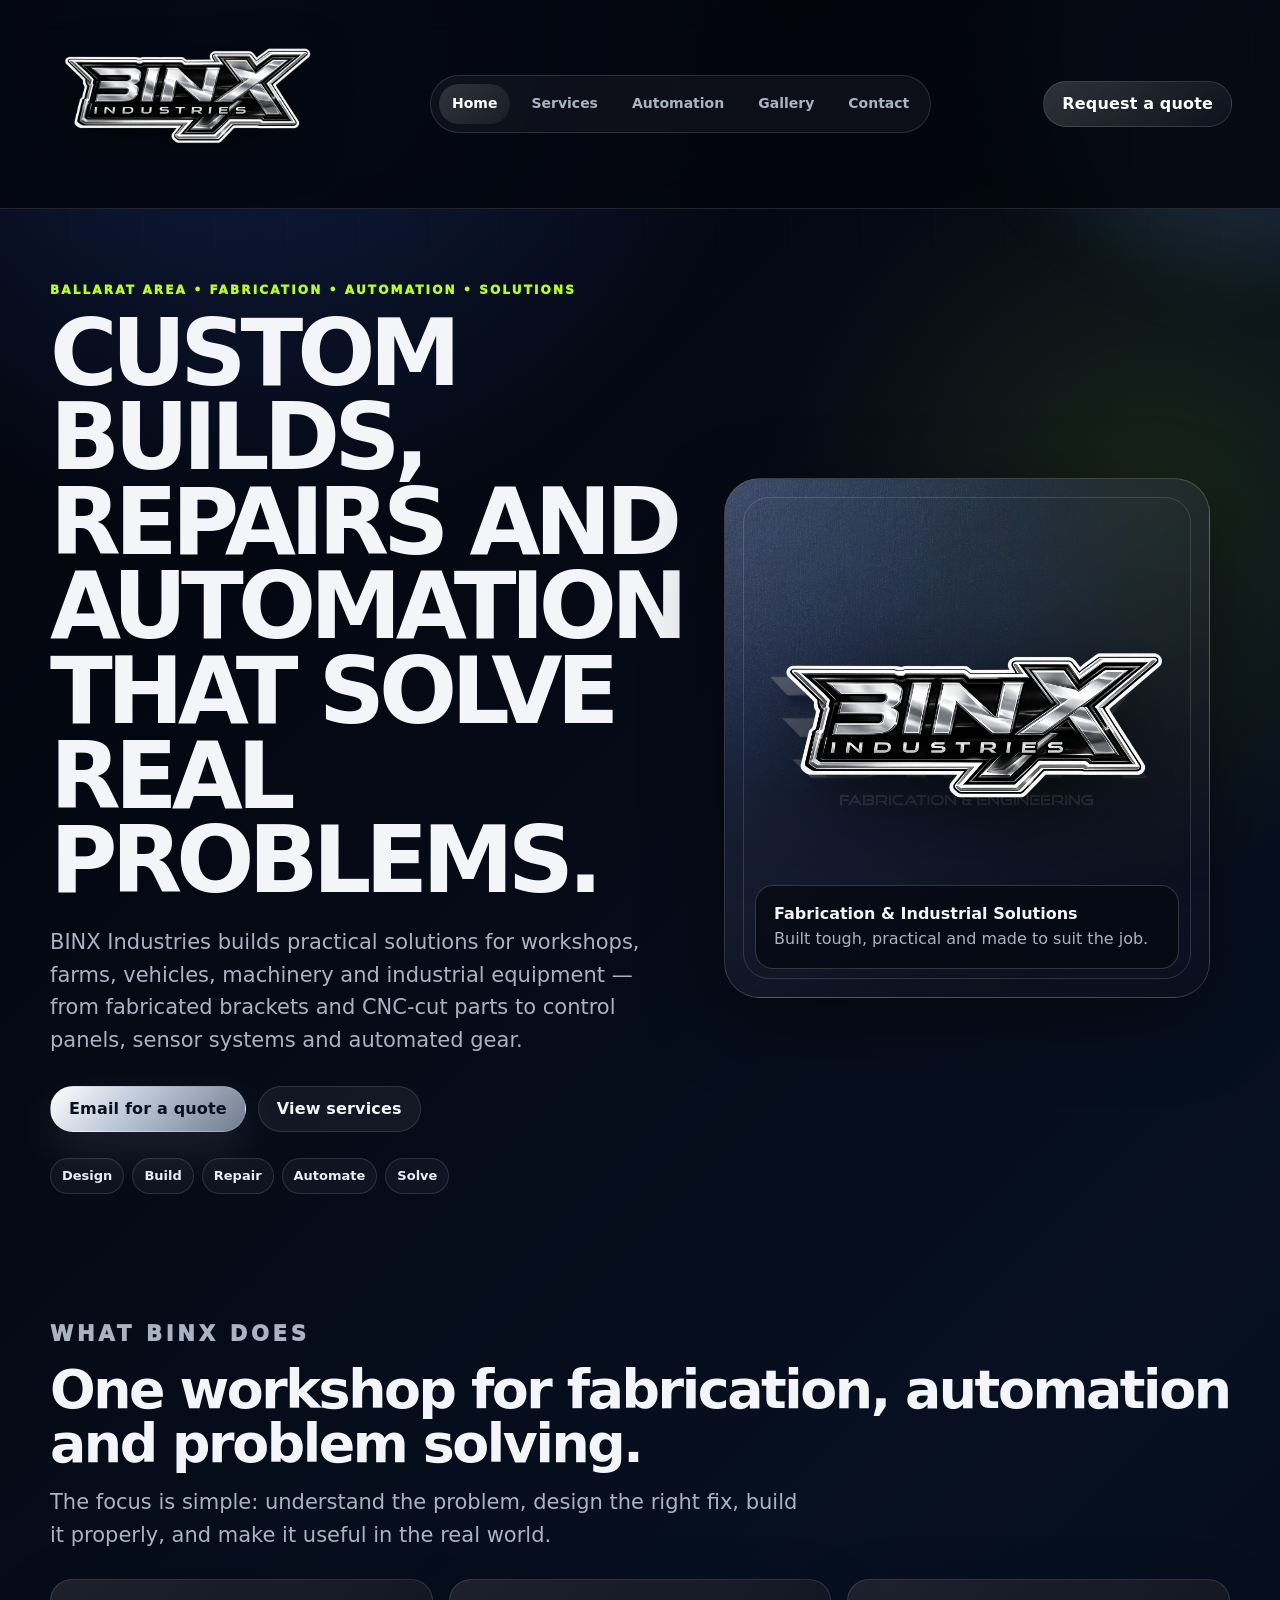
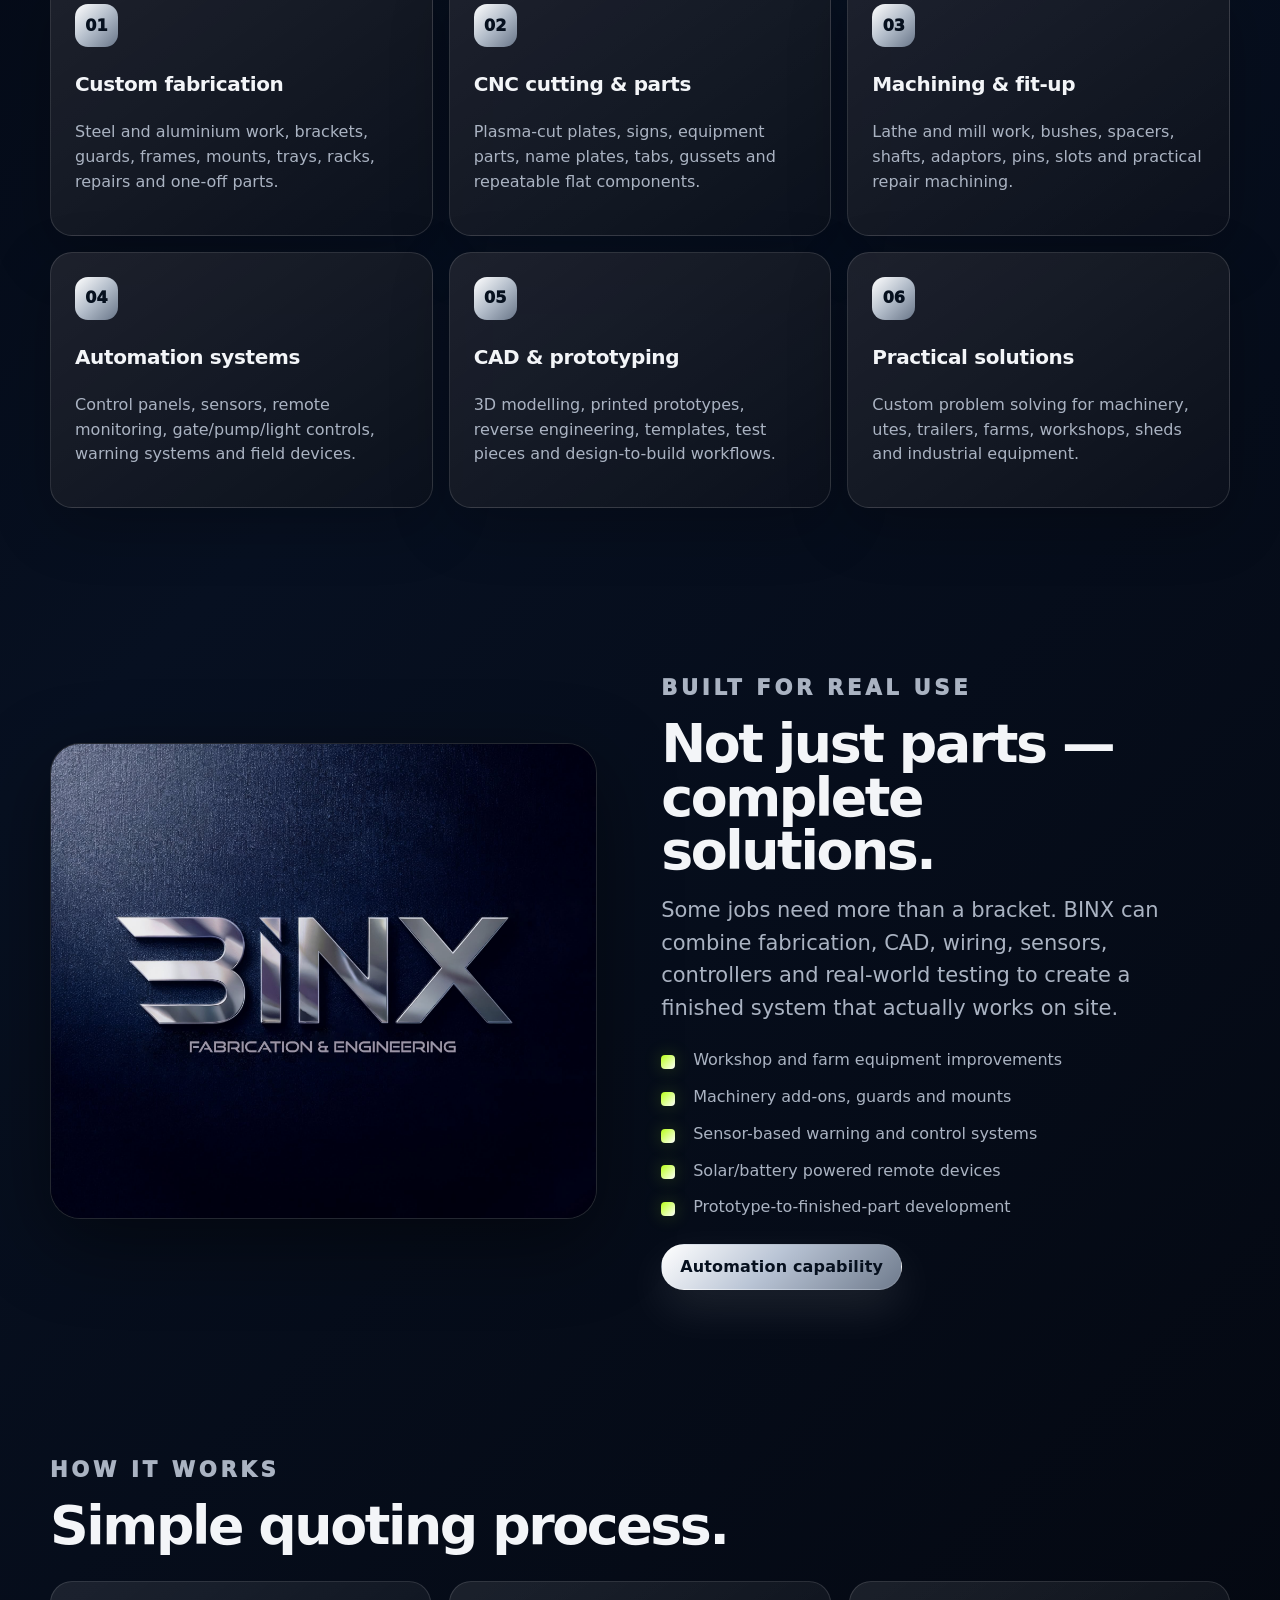
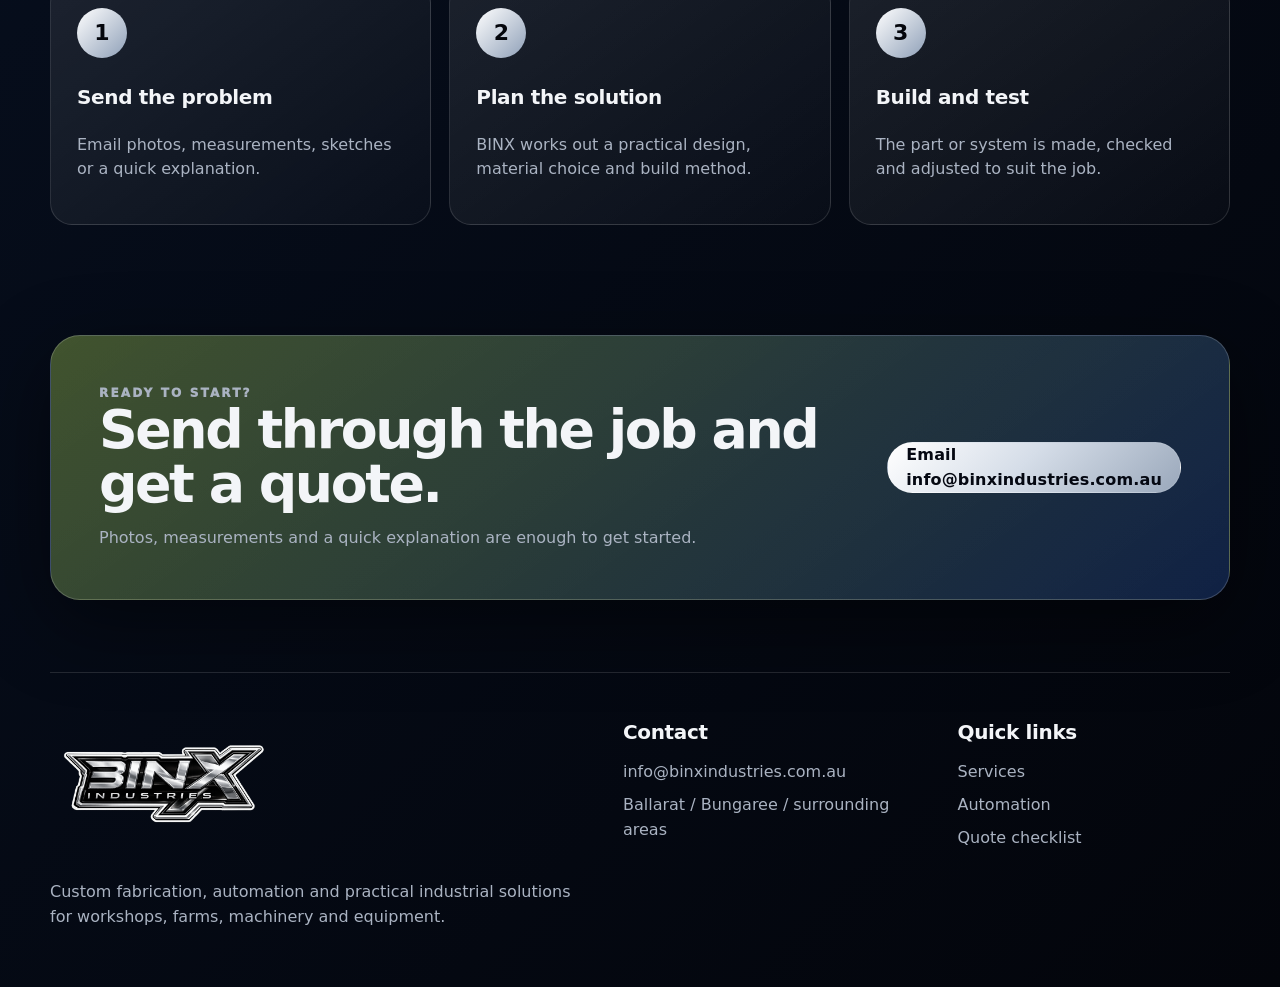
<file: index.html>
<!doctype html>
<html lang="en-AU">
<head>
  <meta charset="utf-8">
  <meta name="viewport" content="width=device-width, initial-scale=1">
  <title>BINX Industries | Fabrication, Automation & Industrial Solutions</title>
  <meta name="description" content="BINX Industries - custom fabrication, automation and industrial solutions around Ballarat.">
  <meta name="theme-color" content="#050812">
  <link rel="icon" type="image/png" href="/assets/favicon.png">
  <link rel="stylesheet" href="/styles.css">
</head>
<body>
  <div class="page-glow"></div>
  
    <header class="site-header">
      <a class="brand" href="/">
        <img src="/assets/binx-logo.png" alt="BINX Industries logo">
      </a>

      <button class="nav-toggle" aria-label="Open menu" aria-expanded="false">
        <span></span><span></span><span></span>
      </button>

      <nav class="nav">
        <a class="active" href="/">Home</a>
        <a class="" href="/services/">Services</a>
        <a class="" href="/automation/">Automation</a>
        <a class="" href="/gallery/">Gallery</a>
        <a class="" href="/contact/">Contact</a>
      </nav>

      <a class="header-cta" href="mailto:info@binxindustries.com.au?subject=Quote%20request%20-%20BINX%20Industries">Request a quote</a>
    </header>
    
  <main>
    
<section class="hero">
  <div class="hero-copy">
    <p class="eyebrow">BALLARAT AREA • FABRICATION • AUTOMATION • SOLUTIONS</p>
    <h1>Custom builds, repairs and automation that solve real problems.</h1>
    <p class="lead">
      BINX Industries builds practical solutions for workshops, farms, vehicles, machinery and industrial equipment —
      from fabricated brackets and CNC-cut parts to control panels, sensor systems and automated gear.
    </p>
    <div class="hero-actions">
      <a class="btn primary" href="mailto:info@binxindustries.com.au?subject=Quote%20request%20-%20BINX%20Industries">Email for a quote</a>
      <a class="btn ghost" href="/services/">View services</a>
    </div>
    <div class="trust-strip">
      <span>Design</span>
      <span>Build</span>
      <span>Repair</span>
      <span>Automate</span>
      <span>Solve</span>
    </div>
  </div>

  <div class="hero-card">
    <img src="/assets/binx-logo.png" alt="BINX Industries logo">
    <div class="metal-panel">
      <strong>Fabrication & Industrial Solutions</strong>
      <span>Built tough, practical and made to suit the job.</span>
    </div>
  </div>
</section>

<section class="section">
  <div class="section-heading">
    <p class="eyebrow">WHAT BINX DOES</p>
    <h2>One workshop for fabrication, automation and problem solving.</h2>
    <p>
      The focus is simple: understand the problem, design the right fix, build it properly,
      and make it useful in the real world.
    </p>
  </div>

  <div class="cards six">
    <article class="card">
      <span class="icon">01</span>
      <h3>Custom fabrication</h3>
      <p>Steel and aluminium work, brackets, guards, frames, mounts, trays, racks, repairs and one-off parts.</p>
    </article>
    <article class="card">
      <span class="icon">02</span>
      <h3>CNC cutting & parts</h3>
      <p>Plasma-cut plates, signs, equipment parts, name plates, tabs, gussets and repeatable flat components.</p>
    </article>
    <article class="card">
      <span class="icon">03</span>
      <h3>Machining & fit-up</h3>
      <p>Lathe and mill work, bushes, spacers, shafts, adaptors, pins, slots and practical repair machining.</p>
    </article>
    <article class="card">
      <span class="icon">04</span>
      <h3>Automation systems</h3>
      <p>Control panels, sensors, remote monitoring, gate/pump/light controls, warning systems and field devices.</p>
    </article>
    <article class="card">
      <span class="icon">05</span>
      <h3>CAD & prototyping</h3>
      <p>3D modelling, printed prototypes, reverse engineering, templates, test pieces and design-to-build workflows.</p>
    </article>
    <article class="card">
      <span class="icon">06</span>
      <h3>Practical solutions</h3>
      <p>Custom problem solving for machinery, utes, trailers, farms, workshops, sheds and industrial equipment.</p>
    </article>
  </div>
</section>

<section class="split">
  <div class="image-panel">
    <img src="/assets/binx-brand-wall.jpg" alt="BINX metal logo on dark wall">
  </div>
  <div class="split-copy">
    <p class="eyebrow">BUILT FOR REAL USE</p>
    <h2>Not just parts — complete solutions.</h2>
    <p>
      Some jobs need more than a bracket. BINX can combine fabrication, CAD, wiring,
      sensors, controllers and real-world testing to create a finished system that actually works on site.
    </p>
    <ul class="tick-list">
      <li>Workshop and farm equipment improvements</li>
      <li>Machinery add-ons, guards and mounts</li>
      <li>Sensor-based warning and control systems</li>
      <li>Solar/battery powered remote devices</li>
      <li>Prototype-to-finished-part development</li>
    </ul>
    <a class="btn primary" href="/automation/">Automation capability</a>
  </div>
</section>

<section class="section process">
  <div class="section-heading">
    <p class="eyebrow">HOW IT WORKS</p>
    <h2>Simple quoting process.</h2>
  </div>
  <div class="steps">
    <div><strong>1</strong><h3>Send the problem</h3><p>Email photos, measurements, sketches or a quick explanation.</p></div>
    <div><strong>2</strong><h3>Plan the solution</h3><p>BINX works out a practical design, material choice and build method.</p></div>
    <div><strong>3</strong><h3>Build and test</h3><p>The part or system is made, checked and adjusted to suit the job.</p></div>
  </div>
</section>

<section class="cta-band">
  <div>
    <p class="eyebrow">READY TO START?</p>
    <h2>Send through the job and get a quote.</h2>
    <p>Photos, measurements and a quick explanation are enough to get started.</p>
  </div>
  <a class="btn light" href="mailto:info@binxindustries.com.au?subject=Quote%20request%20-%20BINX%20Industries">Email info@binxindustries.com.au</a>
</section>

  </main>
  
    <footer class="footer">
      <div>
        <img class="footer-logo" src="/assets/binx-logo.png" alt="BINX Industries logo">
        <p>Custom fabrication, automation and practical industrial solutions for workshops, farms, machinery and equipment.</p>
      </div>

      <div>
        <h3>Contact</h3>
        <a href="mailto:info@binxindustries.com.au">info@binxindustries.com.au</a>
        <span>Ballarat / Bungaree / surrounding areas</span>
      </div>

      <div>
        <h3>Quick links</h3>
        <a href="/services/">Services</a>
        <a href="/automation/">Automation</a>
        <a href="/quote/">Quote checklist</a>
      </div>
    </footer>
    
  <script src="/script.js"></script>
</body>
</html>
</file>
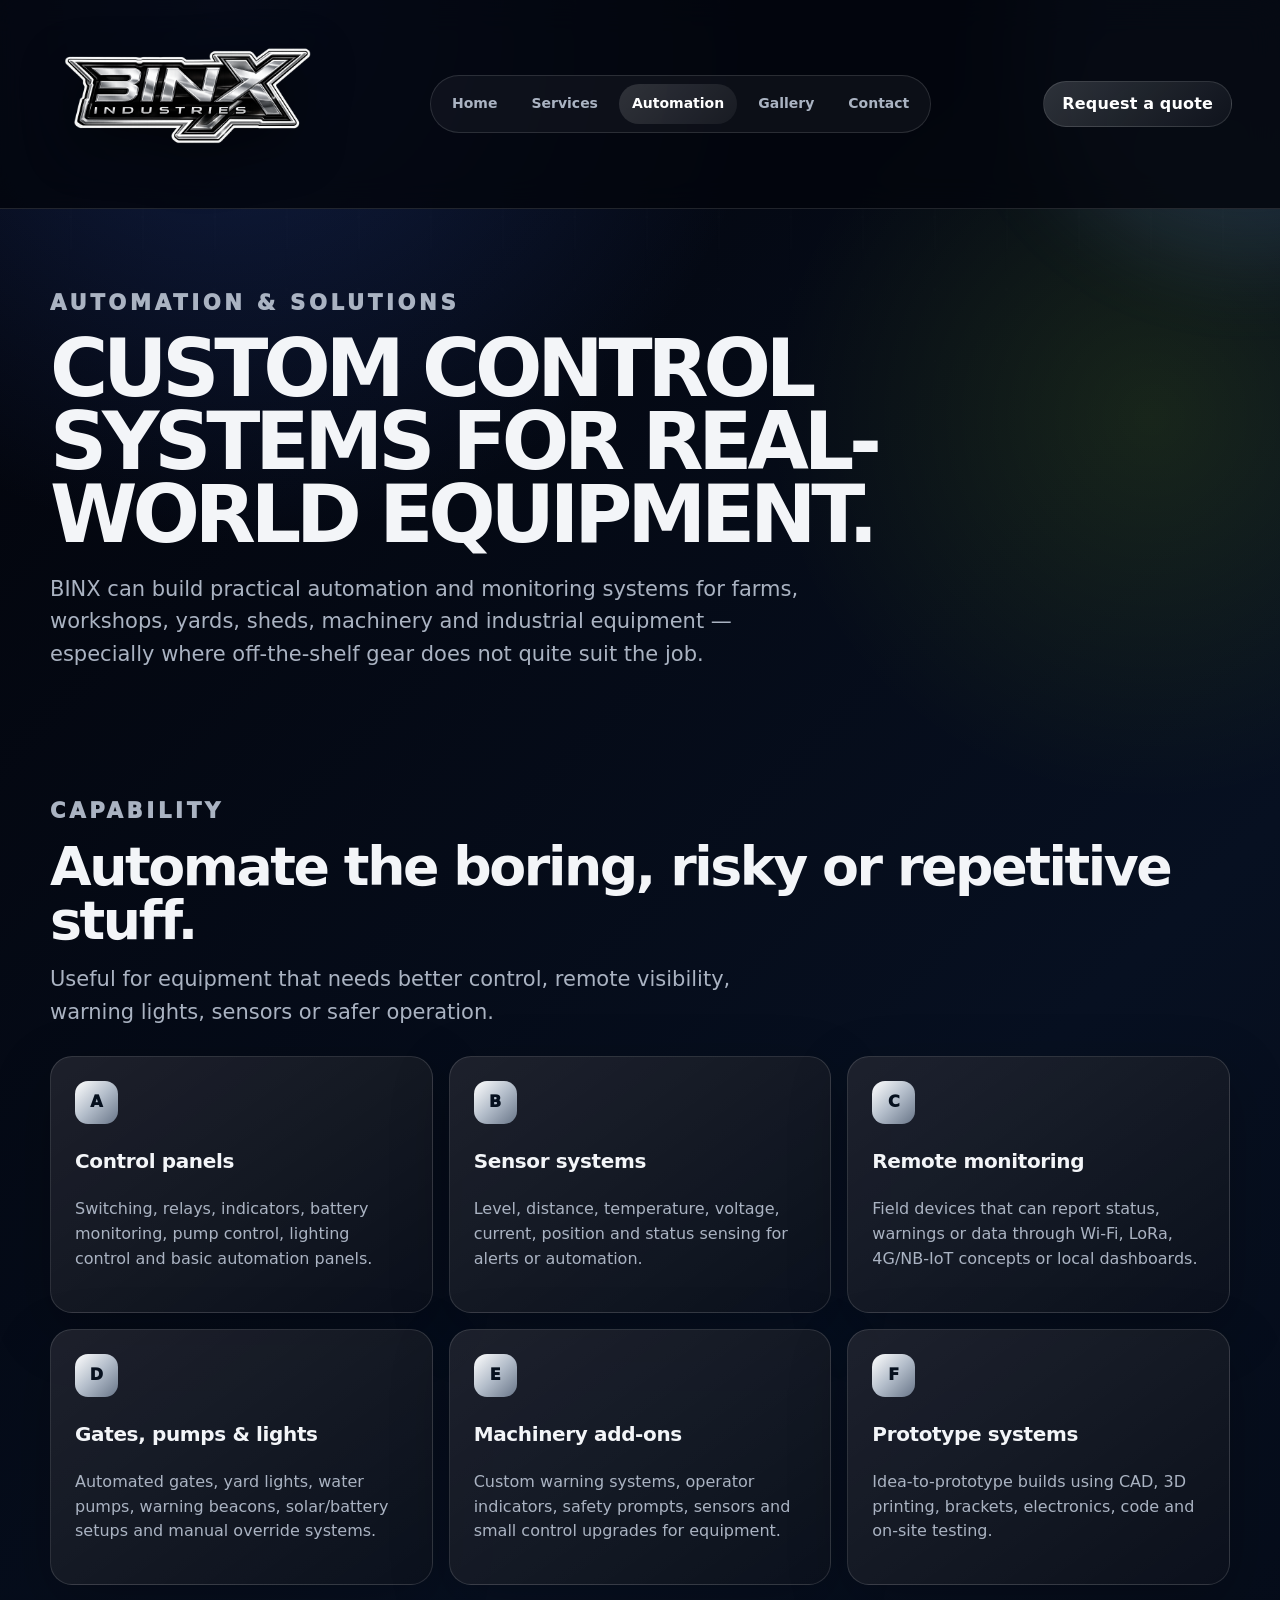
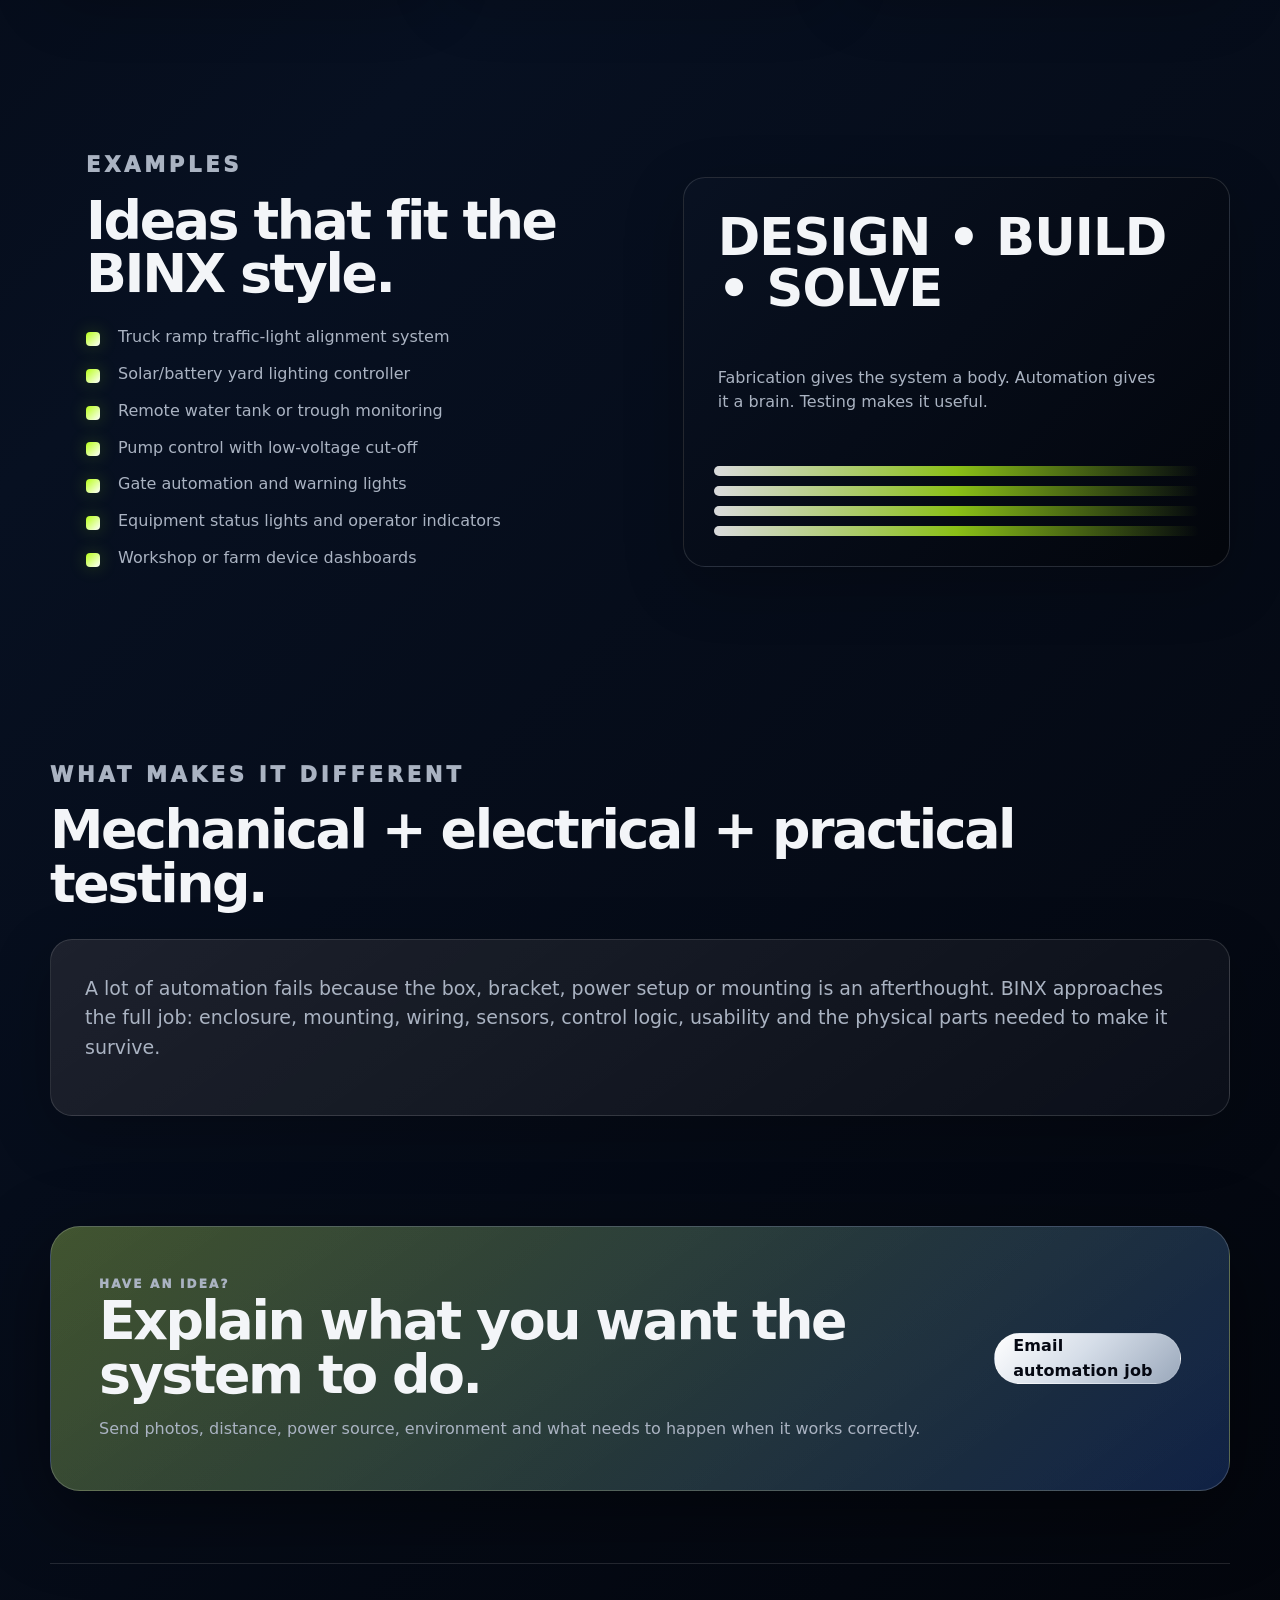
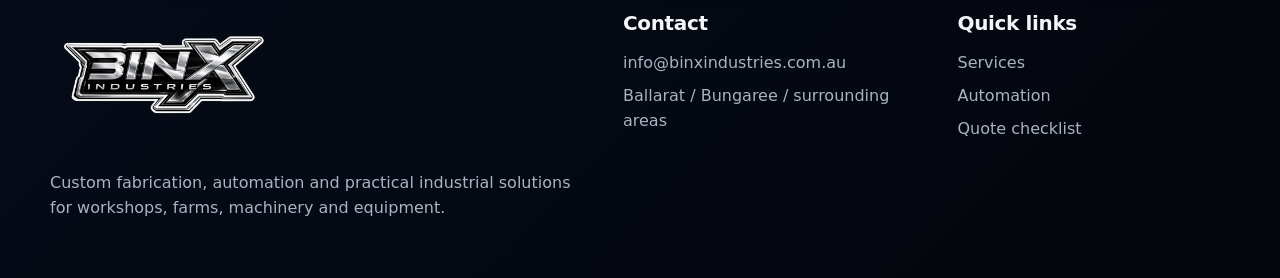
<file: automation/index.html>
<!doctype html>
<html lang="en-AU">
<head>
  <meta charset="utf-8">
  <meta name="viewport" content="width=device-width, initial-scale=1">
  <title>Automation & Solutions | BINX Industries</title>
  <meta name="description" content="BINX Industries - custom fabrication, automation and industrial solutions around Ballarat.">
  <meta name="theme-color" content="#050812">
  <link rel="icon" type="image/png" href="/assets/favicon.png">
  <link rel="stylesheet" href="/styles.css">
</head>
<body>
  <div class="page-glow"></div>
  
    <header class="site-header">
      <a class="brand" href="/">
        <img src="/assets/binx-logo.png" alt="BINX Industries logo">
      </a>

      <button class="nav-toggle" aria-label="Open menu" aria-expanded="false">
        <span></span><span></span><span></span>
      </button>

      <nav class="nav">
        <a class="" href="/">Home</a>
        <a class="" href="/services/">Services</a>
        <a class="active" href="/automation/">Automation</a>
        <a class="" href="/gallery/">Gallery</a>
        <a class="" href="/contact/">Contact</a>
      </nav>

      <a class="header-cta" href="mailto:info@binxindustries.com.au?subject=Quote%20request%20-%20BINX%20Industries">Request a quote</a>
    </header>
    
  <main>
    
<section class="page-hero automation-hero">
  <p class="eyebrow">AUTOMATION & SOLUTIONS</p>
  <h1>Custom control systems for real-world equipment.</h1>
  <p>
    BINX can build practical automation and monitoring systems for farms, workshops, yards, sheds,
    machinery and industrial equipment — especially where off-the-shelf gear does not quite suit the job.
  </p>
</section>

<section class="section">
  <div class="section-heading">
    <p class="eyebrow">CAPABILITY</p>
    <h2>Automate the boring, risky or repetitive stuff.</h2>
    <p>Useful for equipment that needs better control, remote visibility, warning lights, sensors or safer operation.</p>
  </div>

  <div class="cards six">
    <article class="card">
      <span class="icon">A</span>
      <h3>Control panels</h3>
      <p>Switching, relays, indicators, battery monitoring, pump control, lighting control and basic automation panels.</p>
    </article>
    <article class="card">
      <span class="icon">B</span>
      <h3>Sensor systems</h3>
      <p>Level, distance, temperature, voltage, current, position and status sensing for alerts or automation.</p>
    </article>
    <article class="card">
      <span class="icon">C</span>
      <h3>Remote monitoring</h3>
      <p>Field devices that can report status, warnings or data through Wi-Fi, LoRa, 4G/NB-IoT concepts or local dashboards.</p>
    </article>
    <article class="card">
      <span class="icon">D</span>
      <h3>Gates, pumps & lights</h3>
      <p>Automated gates, yard lights, water pumps, warning beacons, solar/battery setups and manual override systems.</p>
    </article>
    <article class="card">
      <span class="icon">E</span>
      <h3>Machinery add-ons</h3>
      <p>Custom warning systems, operator indicators, safety prompts, sensors and small control upgrades for equipment.</p>
    </article>
    <article class="card">
      <span class="icon">F</span>
      <h3>Prototype systems</h3>
      <p>Idea-to-prototype builds using CAD, 3D printing, brackets, electronics, code and on-site testing.</p>
    </article>
  </div>
</section>

<section class="split reverse">
  <div class="split-copy">
    <p class="eyebrow">EXAMPLES</p>
    <h2>Ideas that fit the BINX style.</h2>
    <ul class="tick-list">
      <li>Truck ramp traffic-light alignment system</li>
      <li>Solar/battery yard lighting controller</li>
      <li>Remote water tank or trough monitoring</li>
      <li>Pump control with low-voltage cut-off</li>
      <li>Gate automation and warning lights</li>
      <li>Equipment status lights and operator indicators</li>
      <li>Workshop or farm device dashboards</li>
    </ul>
  </div>
  <div class="blueprint-card">
    <h3>Design • Build • Solve</h3>
    <p>Fabrication gives the system a body. Automation gives it a brain. Testing makes it useful.</p>
    <div class="signal-lines">
      <span></span><span></span><span></span><span></span>
    </div>
  </div>
</section>

<section class="section">
  <div class="section-heading">
    <p class="eyebrow">WHAT MAKES IT DIFFERENT</p>
    <h2>Mechanical + electrical + practical testing.</h2>
  </div>
  <div class="wide-card">
    <p>
      A lot of automation fails because the box, bracket, power setup or mounting is an afterthought.
      BINX approaches the full job: enclosure, mounting, wiring, sensors, control logic, usability and the physical parts needed to make it survive.
    </p>
  </div>
</section>

<section class="cta-band">
  <div>
    <p class="eyebrow">HAVE AN IDEA?</p>
    <h2>Explain what you want the system to do.</h2>
    <p>Send photos, distance, power source, environment and what needs to happen when it works correctly.</p>
  </div>
  <a class="btn light" href="mailto:info@binxindustries.com.au?subject=Automation%20job%20-%20BINX%20Industries">Email automation job</a>
</section>

  </main>
  
    <footer class="footer">
      <div>
        <img class="footer-logo" src="/assets/binx-logo.png" alt="BINX Industries logo">
        <p>Custom fabrication, automation and practical industrial solutions for workshops, farms, machinery and equipment.</p>
      </div>

      <div>
        <h3>Contact</h3>
        <a href="mailto:info@binxindustries.com.au">info@binxindustries.com.au</a>
        <span>Ballarat / Bungaree / surrounding areas</span>
      </div>

      <div>
        <h3>Quick links</h3>
        <a href="/services/">Services</a>
        <a href="/automation/">Automation</a>
        <a href="/quote/">Quote checklist</a>
      </div>
    </footer>
    
  <script src="/script.js"></script>
</body>
</html>
</file>
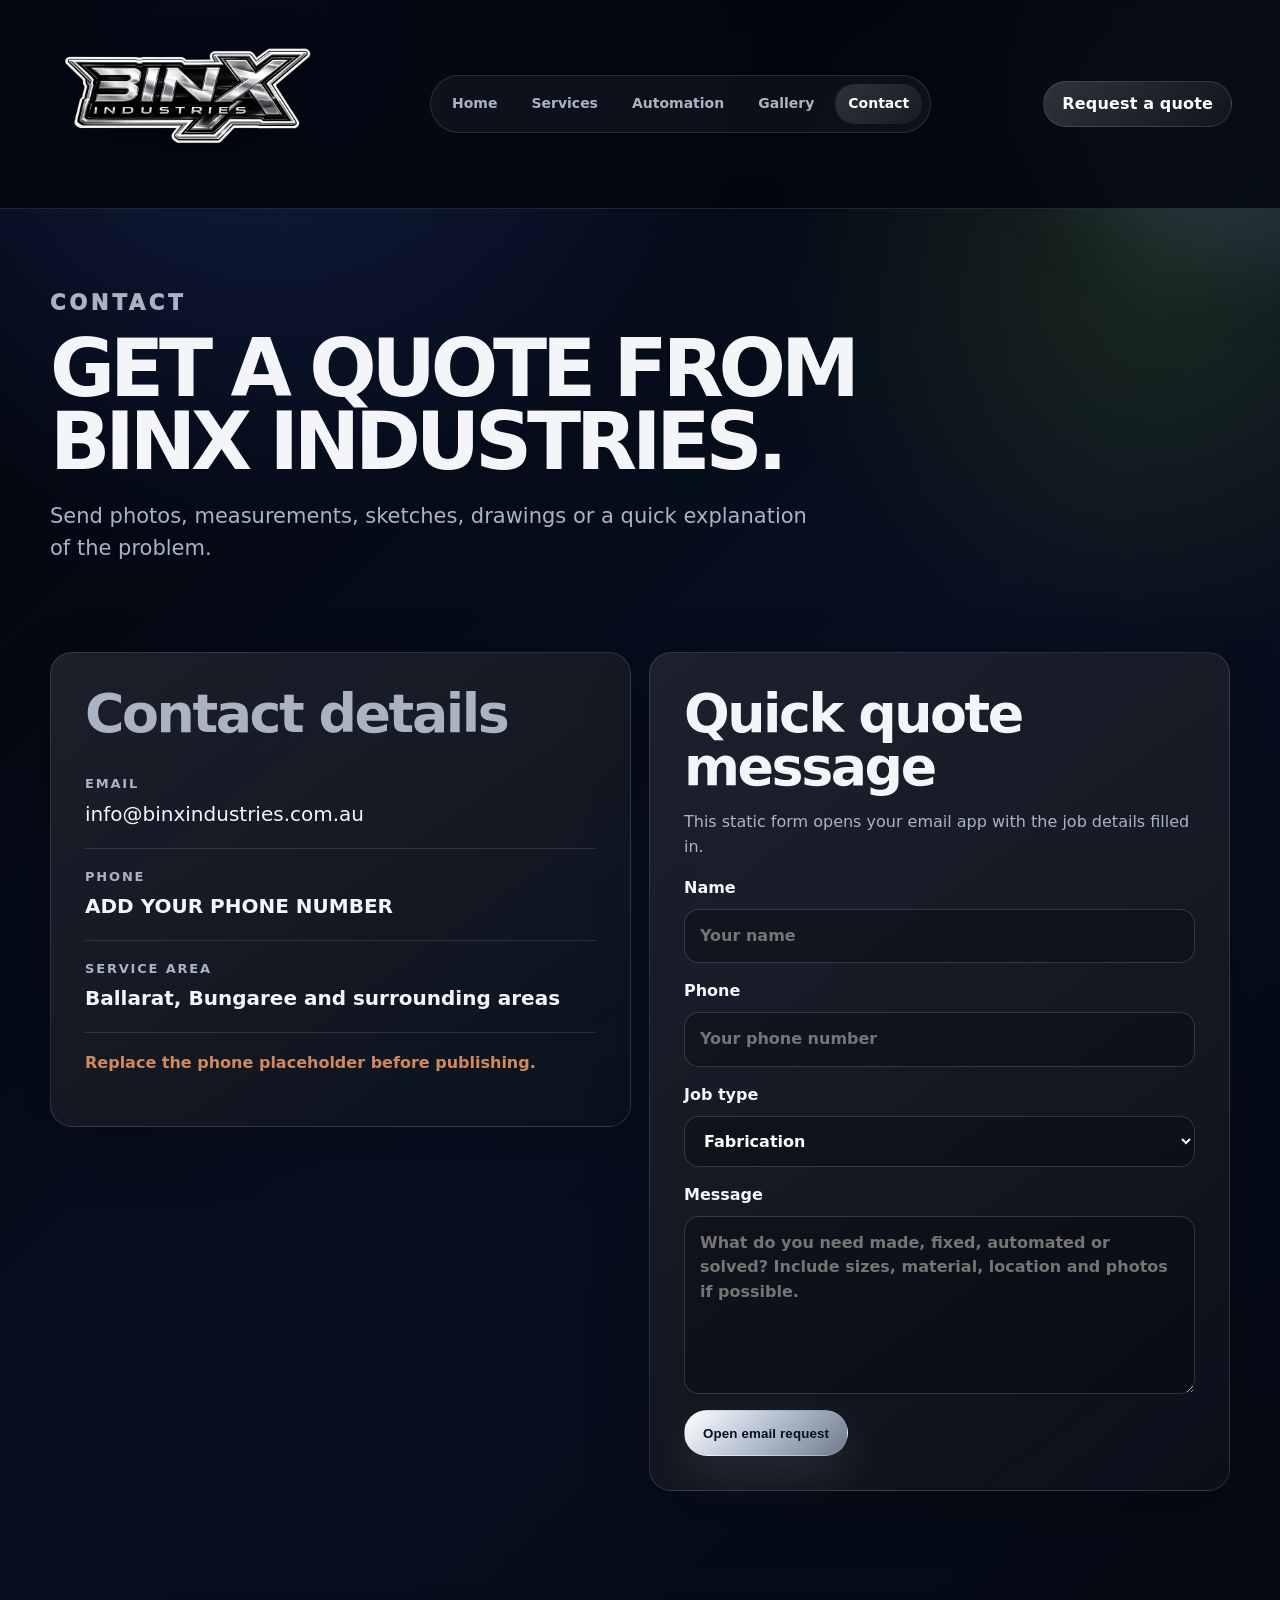
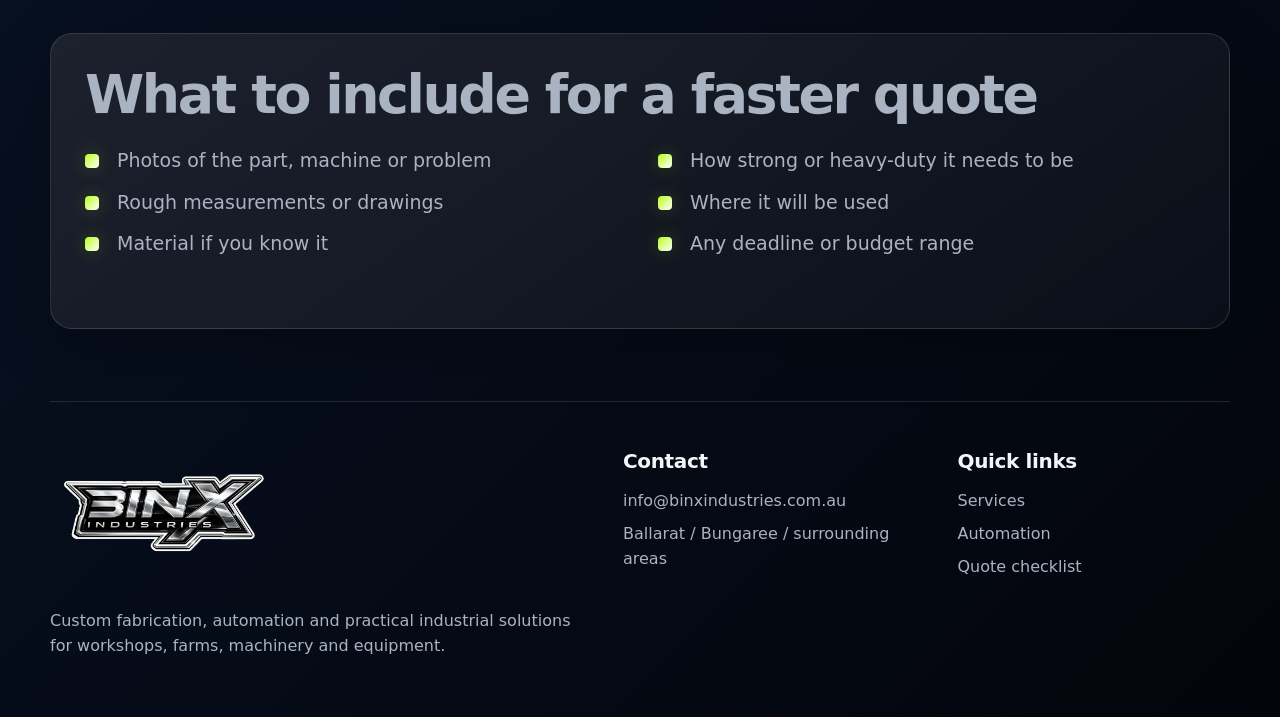
<file: contact/index.html>
<!doctype html>
<html lang="en-AU">
<head>
  <meta charset="utf-8">
  <meta name="viewport" content="width=device-width, initial-scale=1">
  <title>Contact | BINX Industries</title>
  <meta name="description" content="BINX Industries - custom fabrication, automation and industrial solutions around Ballarat.">
  <meta name="theme-color" content="#050812">
  <link rel="icon" type="image/png" href="/assets/favicon.png">
  <link rel="stylesheet" href="/styles.css">
</head>
<body>
  <div class="page-glow"></div>
  
    <header class="site-header">
      <a class="brand" href="/">
        <img src="/assets/binx-logo.png" alt="BINX Industries logo">
      </a>

      <button class="nav-toggle" aria-label="Open menu" aria-expanded="false">
        <span></span><span></span><span></span>
      </button>

      <nav class="nav">
        <a class="" href="/">Home</a>
        <a class="" href="/services/">Services</a>
        <a class="" href="/automation/">Automation</a>
        <a class="" href="/gallery/">Gallery</a>
        <a class="active" href="/contact/">Contact</a>
      </nav>

      <a class="header-cta" href="mailto:info@binxindustries.com.au?subject=Quote%20request%20-%20BINX%20Industries">Request a quote</a>
    </header>
    
  <main>
    
<section class="page-hero">
  <p class="eyebrow">CONTACT</p>
  <h1>Get a quote from BINX Industries.</h1>
  <p>Send photos, measurements, sketches, drawings or a quick explanation of the problem.</p>
</section>

<section class="contact-layout">
  <div class="contact-card">
    <h2>Contact details</h2>
    <div class="contact-row">
      <span>Email</span>
      <a href="mailto:info@binxindustries.com.au">info@binxindustries.com.au</a>
    </div>
    <div class="contact-row">
      <span>Phone</span>
      <strong>ADD YOUR PHONE NUMBER</strong>
    </div>
    <div class="contact-row">
      <span>Service area</span>
      <strong>Ballarat, Bungaree and surrounding areas</strong>
    </div>
    <p class="note">Replace the phone placeholder before publishing.</p>
  </div>

  <form class="quote-form" id="quoteForm">
    <h2>Quick quote message</h2>
    <p>This static form opens your email app with the job details filled in.</p>

    <label>
      Name
      <input name="name" type="text" placeholder="Your name">
    </label>

    <label>
      Phone
      <input name="phone" type="tel" placeholder="Your phone number">
    </label>

    <label>
      Job type
      <select name="jobType">
        <option>Fabrication</option>
        <option>CNC cutting</option>
        <option>Machining</option>
        <option>Automation / control system</option>
        <option>CAD / prototype</option>
        <option>Repair or modification</option>
        <option>Other</option>
      </select>
    </label>

    <label>
      Message
      <textarea name="message" rows="6" placeholder="What do you need made, fixed, automated or solved? Include sizes, material, location and photos if possible."></textarea>
    </label>

    <button class="btn primary" type="submit">Open email request</button>
  </form>
</section>

<section class="section">
  <div class="wide-card">
    <h2>What to include for a faster quote</h2>
    <ul class="tick-list columns">
      <li>Photos of the part, machine or problem</li>
      <li>Rough measurements or drawings</li>
      <li>Material if you know it</li>
      <li>How strong or heavy-duty it needs to be</li>
      <li>Where it will be used</li>
      <li>Any deadline or budget range</li>
    </ul>
  </div>
</section>

  </main>
  
    <footer class="footer">
      <div>
        <img class="footer-logo" src="/assets/binx-logo.png" alt="BINX Industries logo">
        <p>Custom fabrication, automation and practical industrial solutions for workshops, farms, machinery and equipment.</p>
      </div>

      <div>
        <h3>Contact</h3>
        <a href="mailto:info@binxindustries.com.au">info@binxindustries.com.au</a>
        <span>Ballarat / Bungaree / surrounding areas</span>
      </div>

      <div>
        <h3>Quick links</h3>
        <a href="/services/">Services</a>
        <a href="/automation/">Automation</a>
        <a href="/quote/">Quote checklist</a>
      </div>
    </footer>
    
  <script src="/script.js"></script>
</body>
</html>
</file>
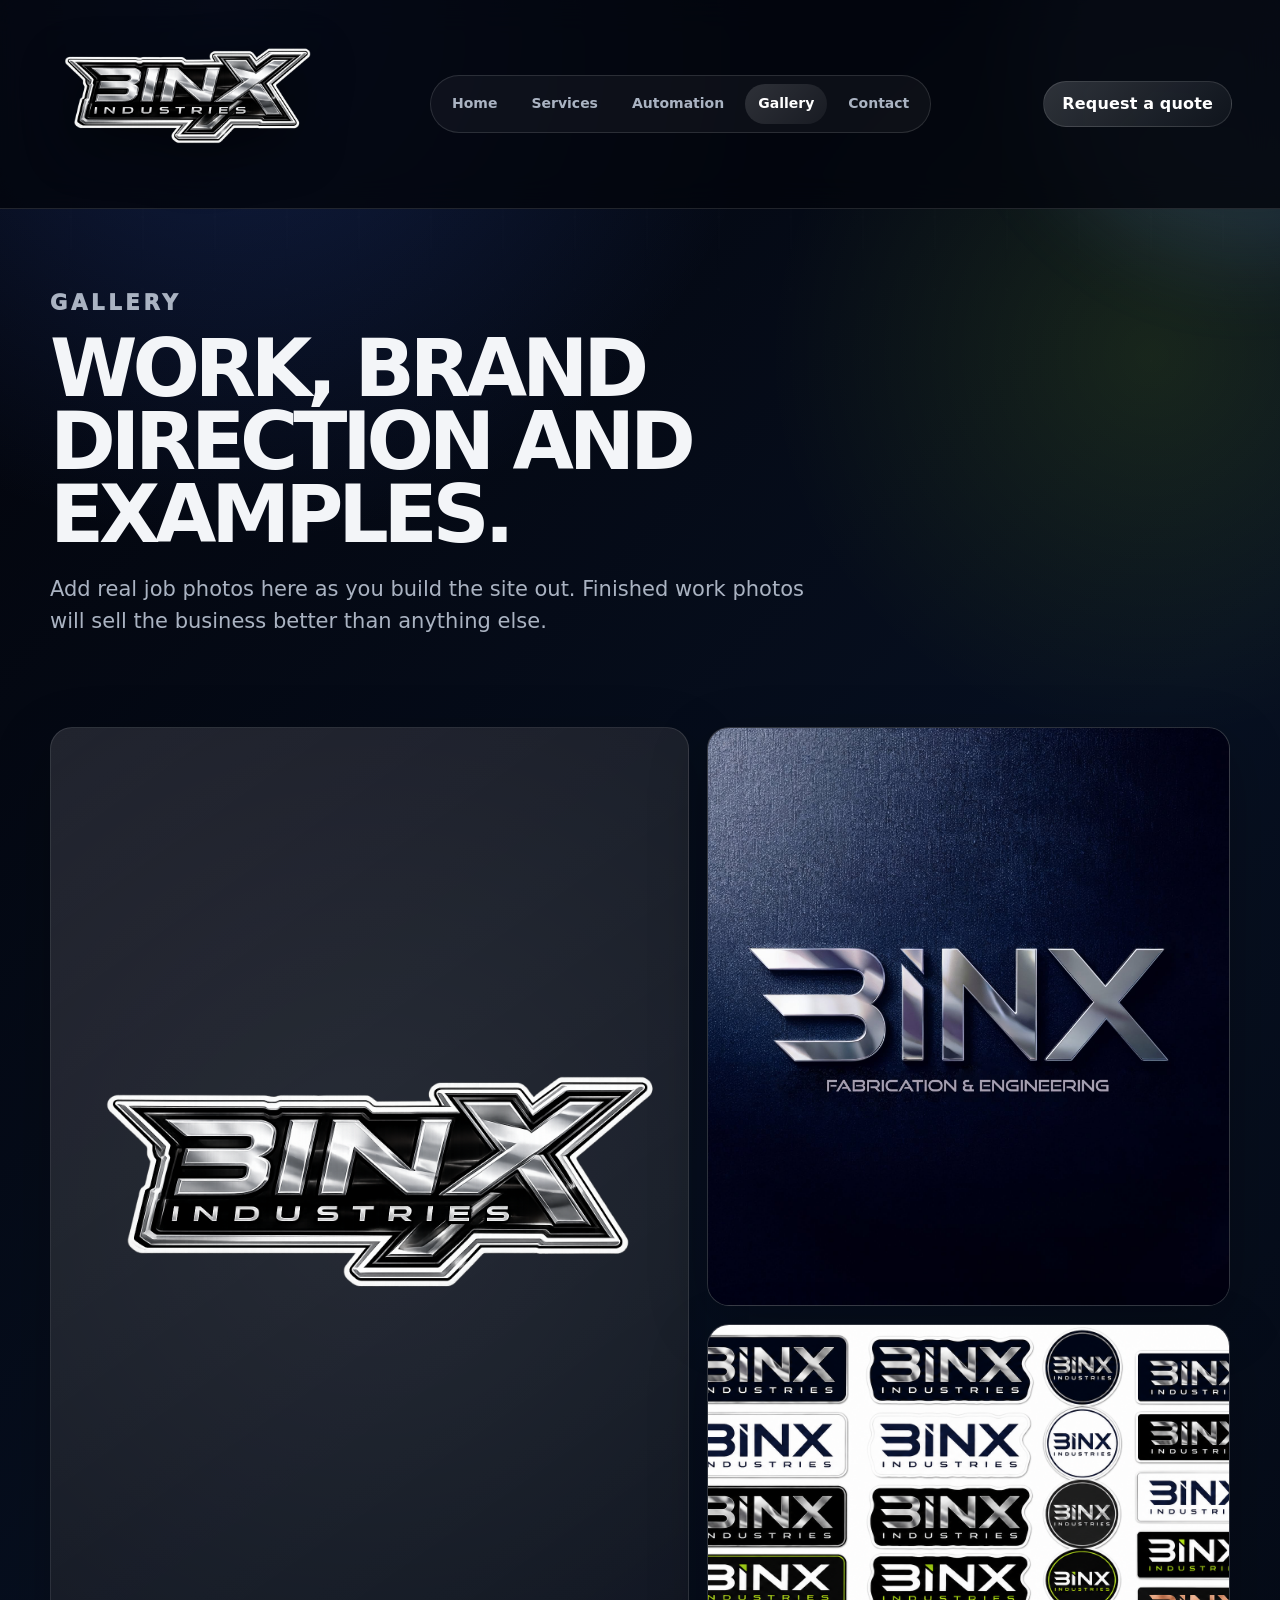
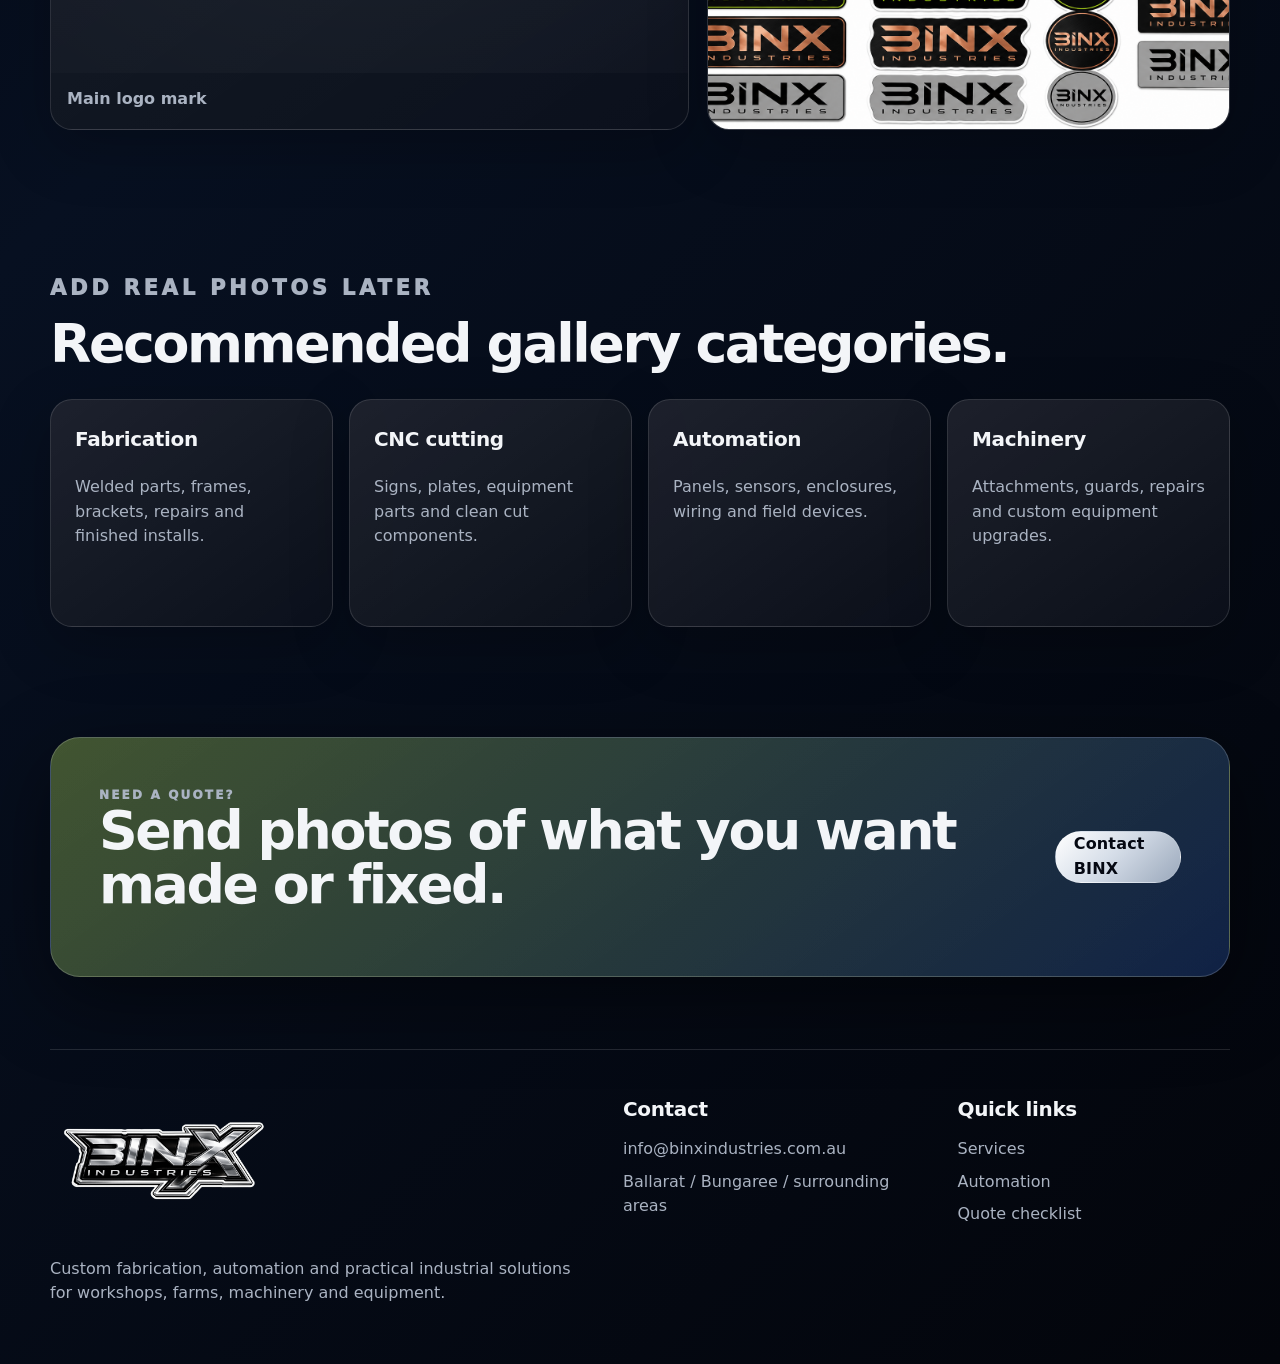
<file: gallery/index.html>
<!doctype html>
<html lang="en-AU">
<head>
  <meta charset="utf-8">
  <meta name="viewport" content="width=device-width, initial-scale=1">
  <title>Gallery | BINX Industries</title>
  <meta name="description" content="BINX Industries - custom fabrication, automation and industrial solutions around Ballarat.">
  <meta name="theme-color" content="#050812">
  <link rel="icon" type="image/png" href="/assets/favicon.png">
  <link rel="stylesheet" href="/styles.css">
</head>
<body>
  <div class="page-glow"></div>
  
    <header class="site-header">
      <a class="brand" href="/">
        <img src="/assets/binx-logo.png" alt="BINX Industries logo">
      </a>

      <button class="nav-toggle" aria-label="Open menu" aria-expanded="false">
        <span></span><span></span><span></span>
      </button>

      <nav class="nav">
        <a class="" href="/">Home</a>
        <a class="" href="/services/">Services</a>
        <a class="" href="/automation/">Automation</a>
        <a class="active" href="/gallery/">Gallery</a>
        <a class="" href="/contact/">Contact</a>
      </nav>

      <a class="header-cta" href="mailto:info@binxindustries.com.au?subject=Quote%20request%20-%20BINX%20Industries">Request a quote</a>
    </header>
    
  <main>
    
<section class="page-hero">
  <p class="eyebrow">GALLERY</p>
  <h1>Work, brand direction and examples.</h1>
  <p>Add real job photos here as you build the site out. Finished work photos will sell the business better than anything else.</p>
</section>

<section class="gallery-grid">
  <figure class="gallery-item large">
    <img src="/assets/binx-logo.png" alt="BINX Industries main logo">
    <figcaption>Main logo mark</figcaption>
  </figure>
  <figure class="gallery-item">
    <img src="/assets/binx-brand-wall.jpg" alt="BINX metal logo on dark wall">
    <figcaption>Dark metallic brand style</figcaption>
  </figure>
  <figure class="gallery-item">
    <img src="/assets/binx-stickers.png" alt="BINX sticker designs">
    <figcaption>Sticker and decal direction</figcaption>
  </figure>
</section>

<section class="section">
  <div class="section-heading">
    <p class="eyebrow">ADD REAL PHOTOS LATER</p>
    <h2>Recommended gallery categories.</h2>
  </div>
  <div class="cards four">
    <article class="card"><h3>Fabrication</h3><p>Welded parts, frames, brackets, repairs and finished installs.</p></article>
    <article class="card"><h3>CNC cutting</h3><p>Signs, plates, equipment parts and clean cut components.</p></article>
    <article class="card"><h3>Automation</h3><p>Panels, sensors, enclosures, wiring and field devices.</p></article>
    <article class="card"><h3>Machinery</h3><p>Attachments, guards, repairs and custom equipment upgrades.</p></article>
  </div>
</section>

<section class="cta-band">
  <div>
    <p class="eyebrow">NEED A QUOTE?</p>
    <h2>Send photos of what you want made or fixed.</h2>
  </div>
  <a class="btn light" href="/contact/">Contact BINX</a>
</section>

  </main>
  
    <footer class="footer">
      <div>
        <img class="footer-logo" src="/assets/binx-logo.png" alt="BINX Industries logo">
        <p>Custom fabrication, automation and practical industrial solutions for workshops, farms, machinery and equipment.</p>
      </div>

      <div>
        <h3>Contact</h3>
        <a href="mailto:info@binxindustries.com.au">info@binxindustries.com.au</a>
        <span>Ballarat / Bungaree / surrounding areas</span>
      </div>

      <div>
        <h3>Quick links</h3>
        <a href="/services/">Services</a>
        <a href="/automation/">Automation</a>
        <a href="/quote/">Quote checklist</a>
      </div>
    </footer>
    
  <script src="/script.js"></script>
</body>
</html>
</file>
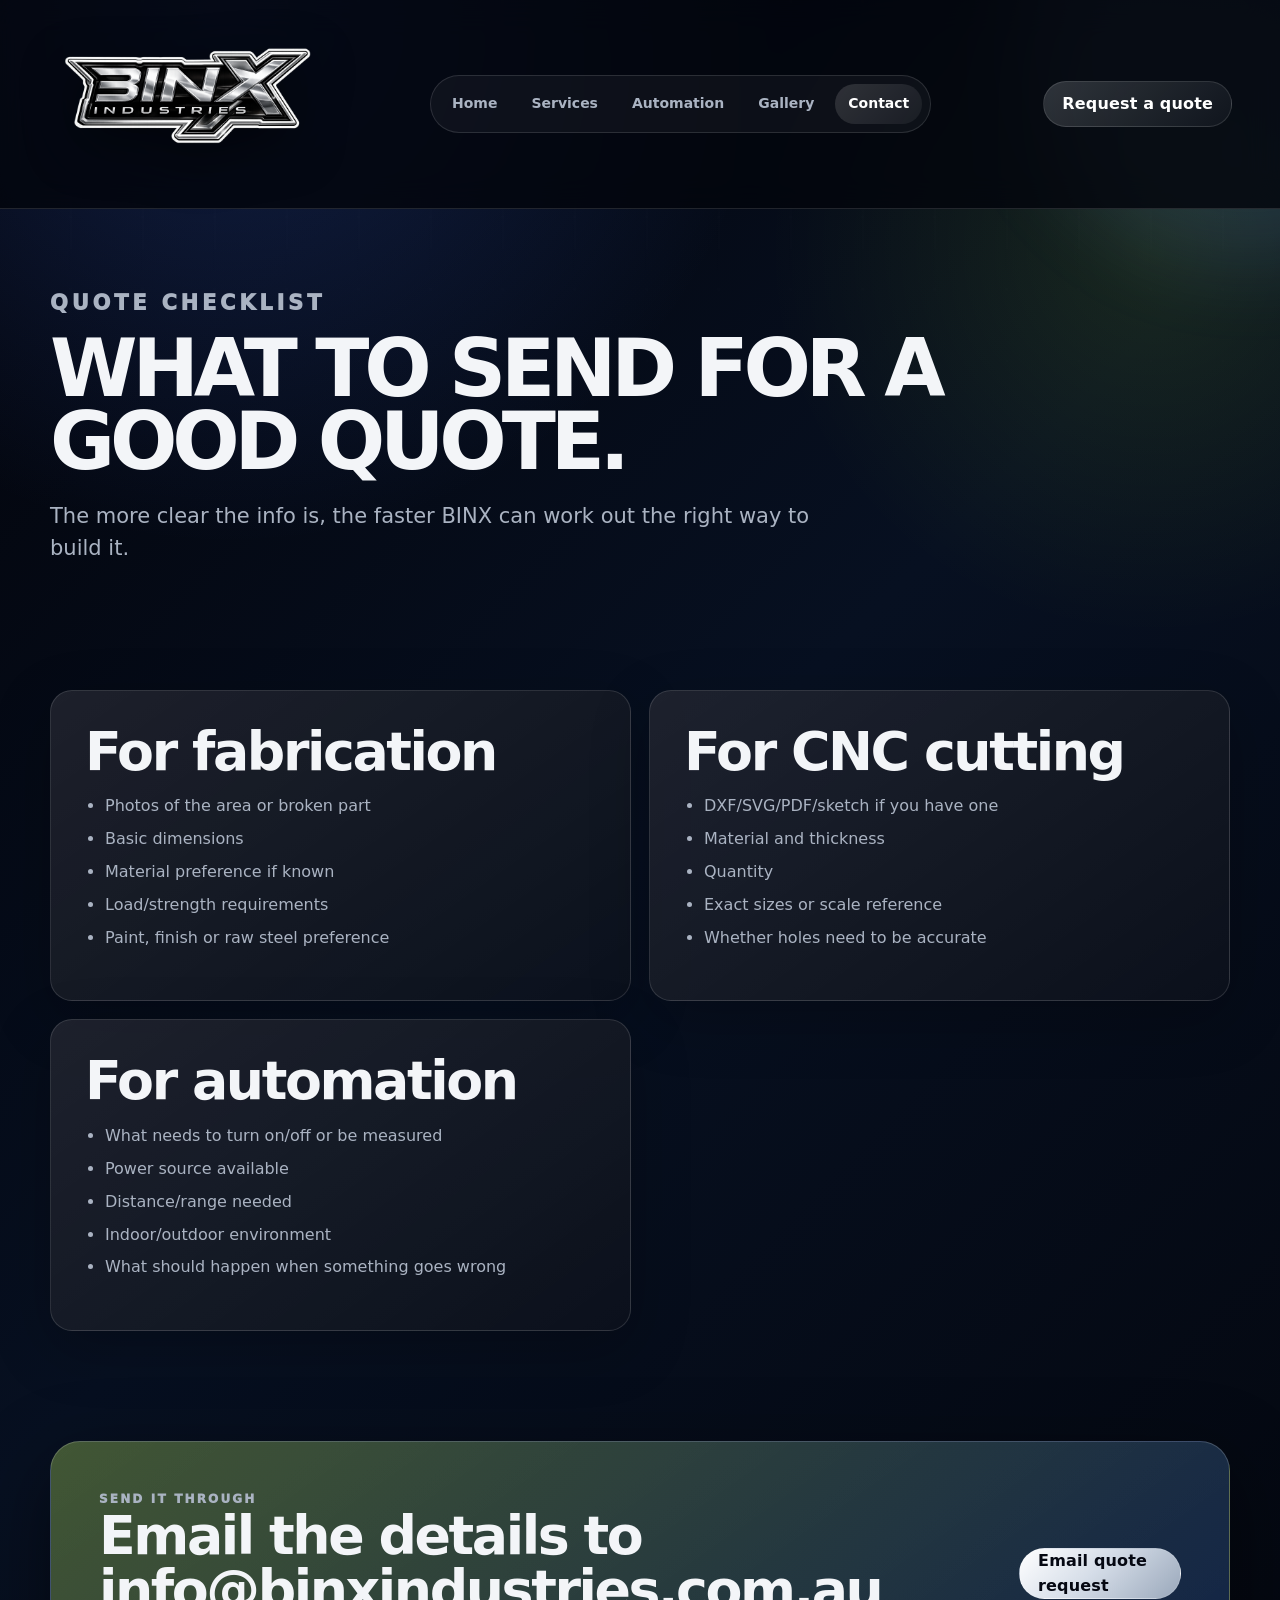
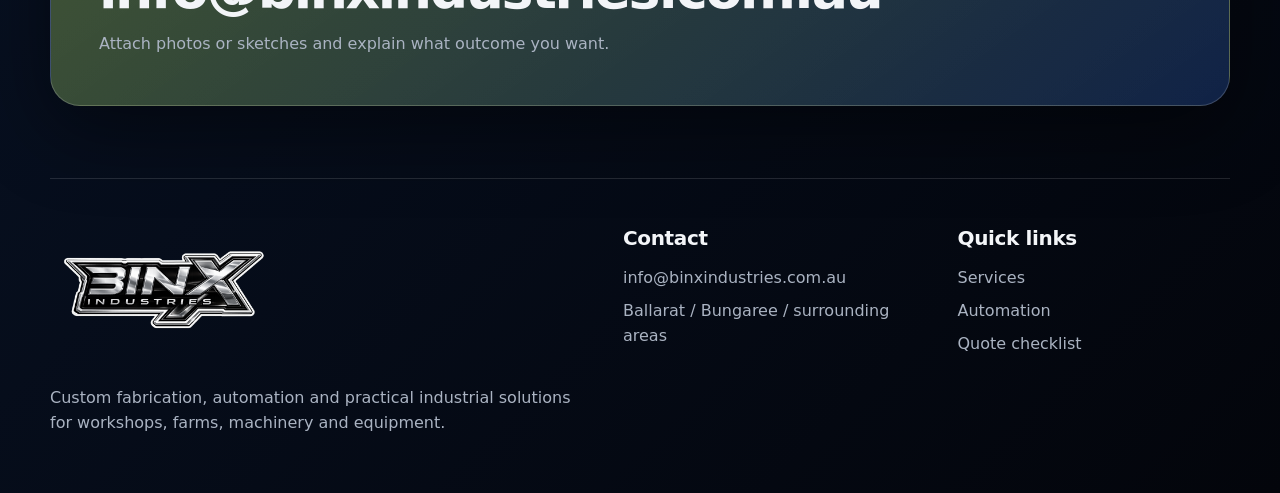
<file: quote/index.html>
<!doctype html>
<html lang="en-AU">
<head>
  <meta charset="utf-8">
  <meta name="viewport" content="width=device-width, initial-scale=1">
  <title>Quote Checklist | BINX Industries</title>
  <meta name="description" content="BINX Industries - custom fabrication, automation and industrial solutions around Ballarat.">
  <meta name="theme-color" content="#050812">
  <link rel="icon" type="image/png" href="/assets/favicon.png">
  <link rel="stylesheet" href="/styles.css">
</head>
<body>
  <div class="page-glow"></div>
  
    <header class="site-header">
      <a class="brand" href="/">
        <img src="/assets/binx-logo.png" alt="BINX Industries logo">
      </a>

      <button class="nav-toggle" aria-label="Open menu" aria-expanded="false">
        <span></span><span></span><span></span>
      </button>

      <nav class="nav">
        <a class="" href="/">Home</a>
        <a class="" href="/services/">Services</a>
        <a class="" href="/automation/">Automation</a>
        <a class="" href="/gallery/">Gallery</a>
        <a class="active" href="/contact/">Contact</a>
      </nav>

      <a class="header-cta" href="mailto:info@binxindustries.com.au?subject=Quote%20request%20-%20BINX%20Industries">Request a quote</a>
    </header>
    
  <main>
    
<section class="page-hero">
  <p class="eyebrow">QUOTE CHECKLIST</p>
  <h1>What to send for a good quote.</h1>
  <p>The more clear the info is, the faster BINX can work out the right way to build it.</p>
</section>

<section class="section">
  <div class="checklist">
    <article>
      <h2>For fabrication</h2>
      <ul>
        <li>Photos of the area or broken part</li>
        <li>Basic dimensions</li>
        <li>Material preference if known</li>
        <li>Load/strength requirements</li>
        <li>Paint, finish or raw steel preference</li>
      </ul>
    </article>
    <article>
      <h2>For CNC cutting</h2>
      <ul>
        <li>DXF/SVG/PDF/sketch if you have one</li>
        <li>Material and thickness</li>
        <li>Quantity</li>
        <li>Exact sizes or scale reference</li>
        <li>Whether holes need to be accurate</li>
      </ul>
    </article>
    <article>
      <h2>For automation</h2>
      <ul>
        <li>What needs to turn on/off or be measured</li>
        <li>Power source available</li>
        <li>Distance/range needed</li>
        <li>Indoor/outdoor environment</li>
        <li>What should happen when something goes wrong</li>
      </ul>
    </article>
  </div>
</section>

<section class="cta-band">
  <div>
    <p class="eyebrow">SEND IT THROUGH</p>
    <h2>Email the details to info@binxindustries.com.au</h2>
    <p>Attach photos or sketches and explain what outcome you want.</p>
  </div>
  <a class="btn light" href="mailto:info@binxindustries.com.au?subject=Quote%20request%20-%20BINX%20Industries">Email quote request</a>
</section>

  </main>
  
    <footer class="footer">
      <div>
        <img class="footer-logo" src="/assets/binx-logo.png" alt="BINX Industries logo">
        <p>Custom fabrication, automation and practical industrial solutions for workshops, farms, machinery and equipment.</p>
      </div>

      <div>
        <h3>Contact</h3>
        <a href="mailto:info@binxindustries.com.au">info@binxindustries.com.au</a>
        <span>Ballarat / Bungaree / surrounding areas</span>
      </div>

      <div>
        <h3>Quick links</h3>
        <a href="/services/">Services</a>
        <a href="/automation/">Automation</a>
        <a href="/quote/">Quote checklist</a>
      </div>
    </footer>
    
  <script src="/script.js"></script>
</body>
</html>
</file>
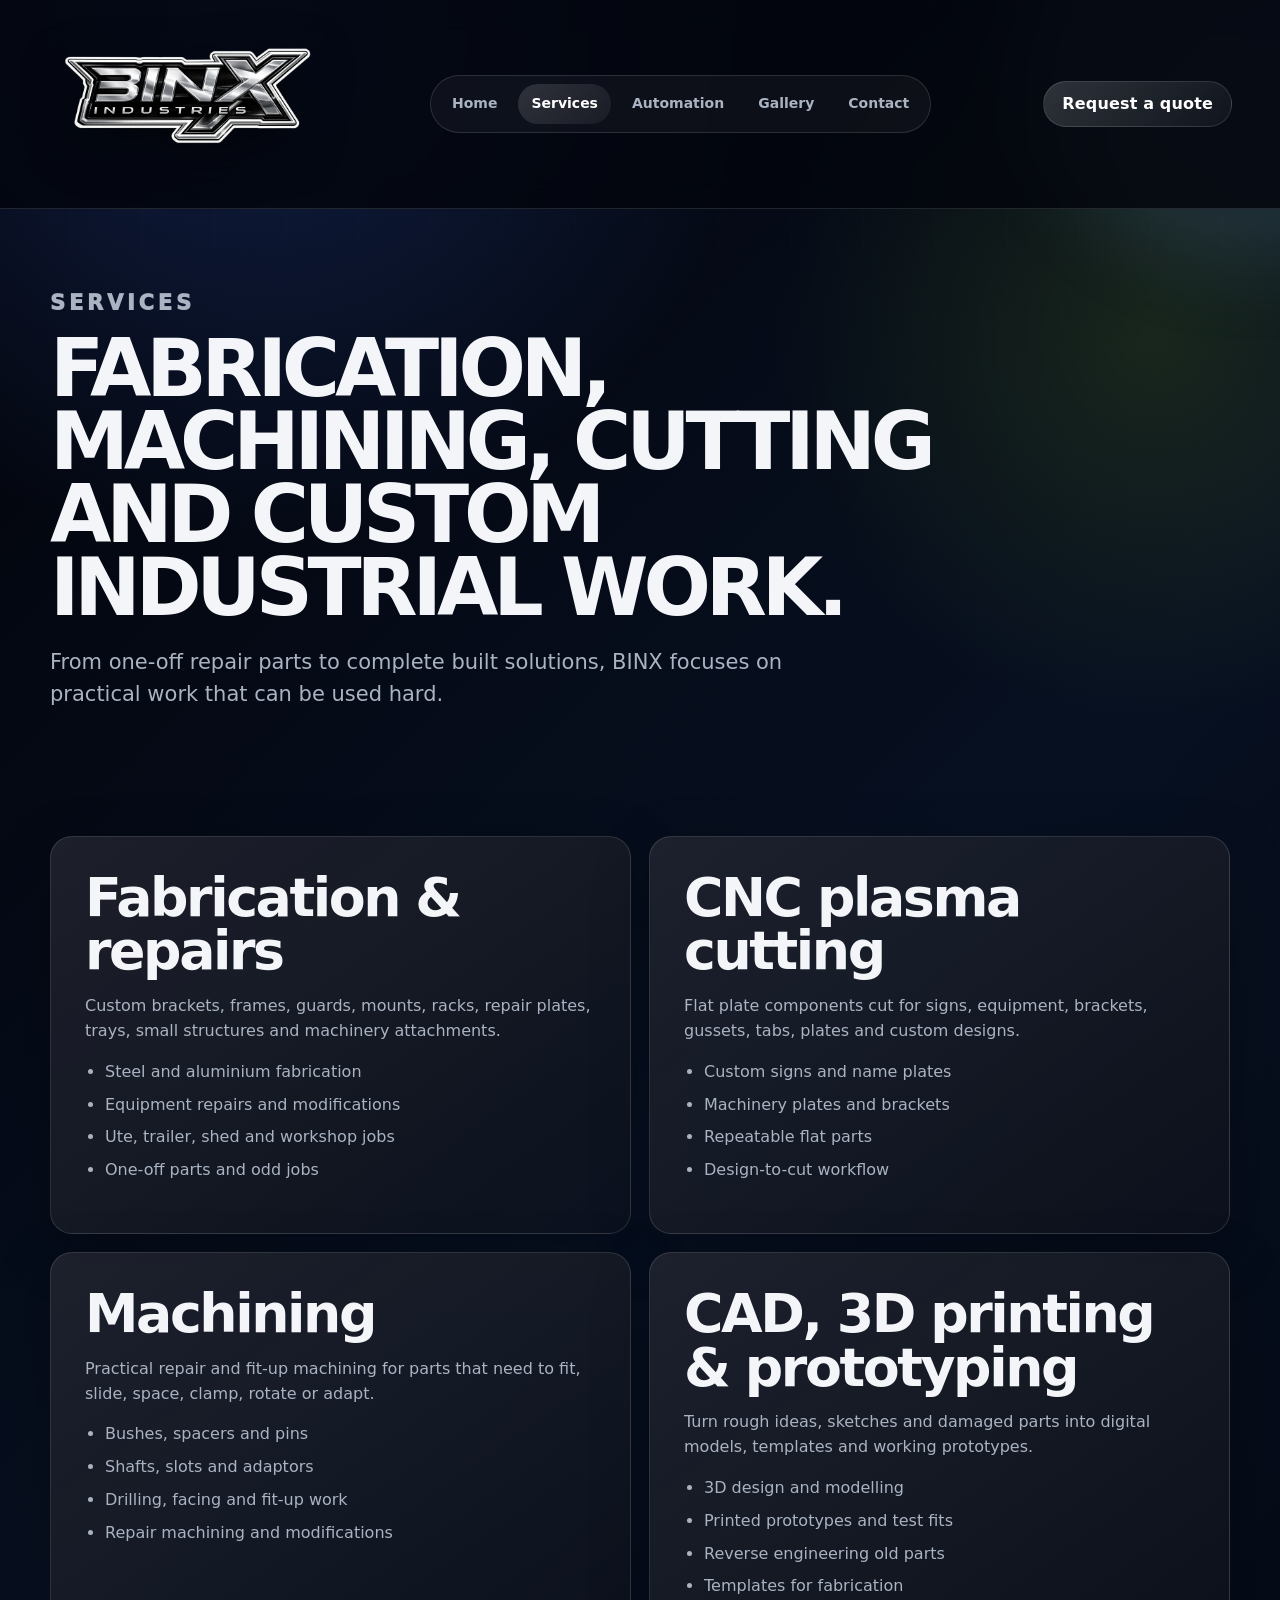
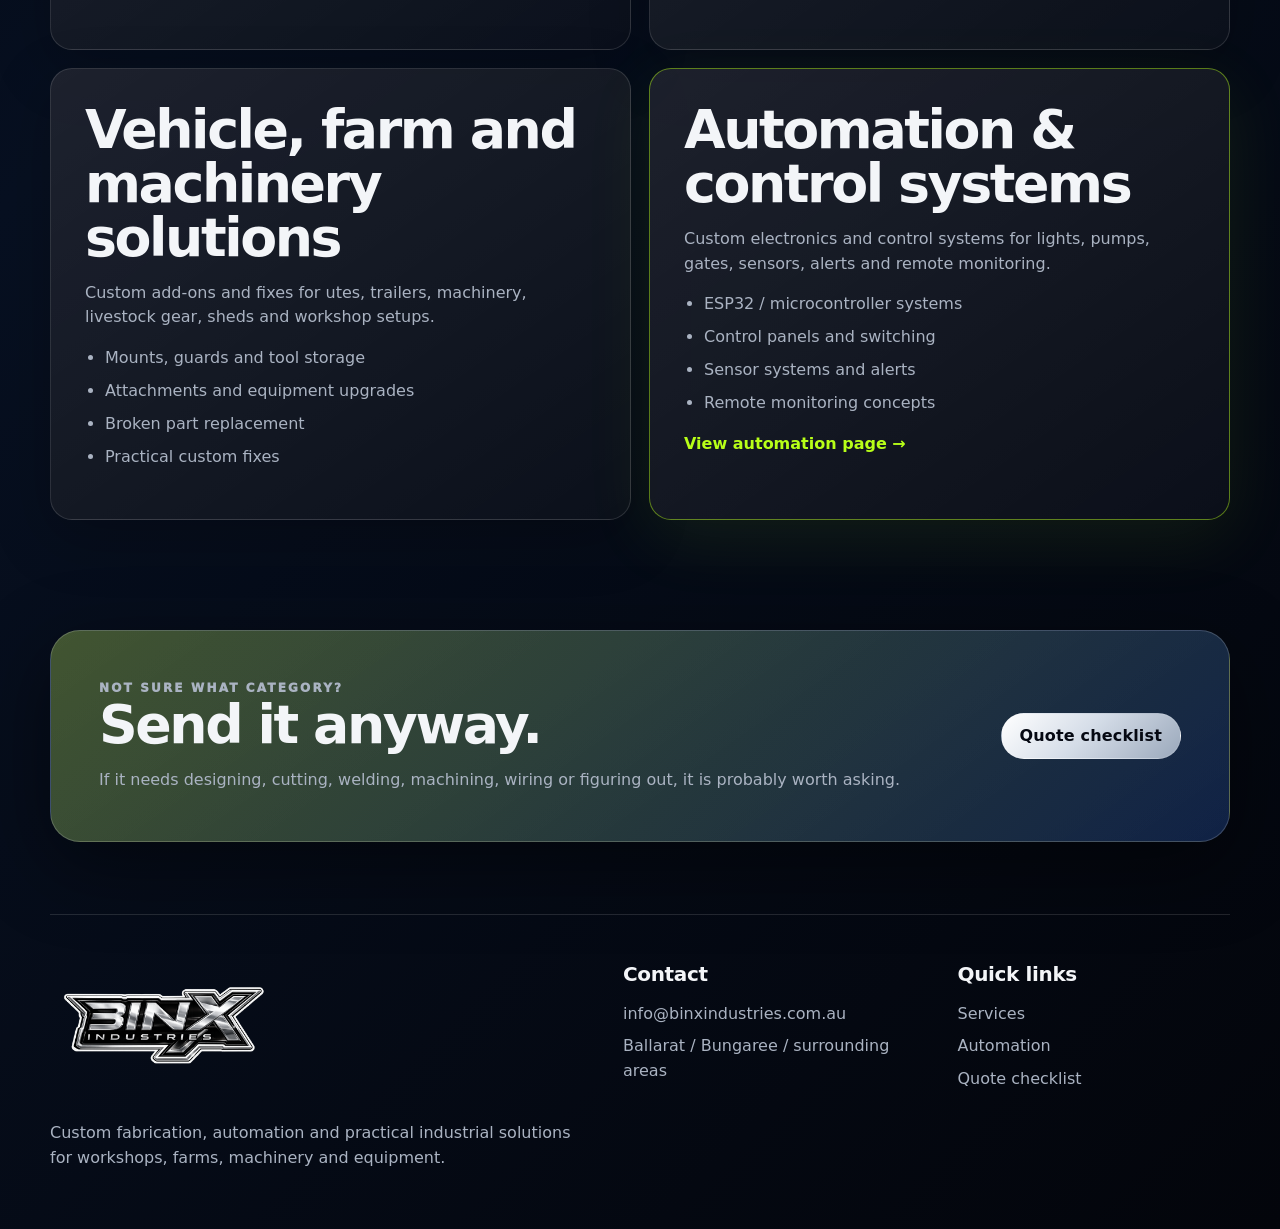
<file: services/index.html>
<!doctype html>
<html lang="en-AU">
<head>
  <meta charset="utf-8">
  <meta name="viewport" content="width=device-width, initial-scale=1">
  <title>Services | BINX Industries</title>
  <meta name="description" content="BINX Industries - custom fabrication, automation and industrial solutions around Ballarat.">
  <meta name="theme-color" content="#050812">
  <link rel="icon" type="image/png" href="/assets/favicon.png">
  <link rel="stylesheet" href="/styles.css">
</head>
<body>
  <div class="page-glow"></div>
  
    <header class="site-header">
      <a class="brand" href="/">
        <img src="/assets/binx-logo.png" alt="BINX Industries logo">
      </a>

      <button class="nav-toggle" aria-label="Open menu" aria-expanded="false">
        <span></span><span></span><span></span>
      </button>

      <nav class="nav">
        <a class="" href="/">Home</a>
        <a class="active" href="/services/">Services</a>
        <a class="" href="/automation/">Automation</a>
        <a class="" href="/gallery/">Gallery</a>
        <a class="" href="/contact/">Contact</a>
      </nav>

      <a class="header-cta" href="mailto:info@binxindustries.com.au?subject=Quote%20request%20-%20BINX%20Industries">Request a quote</a>
    </header>
    
  <main>
    
<section class="page-hero">
  <p class="eyebrow">SERVICES</p>
  <h1>Fabrication, machining, cutting and custom industrial work.</h1>
  <p>From one-off repair parts to complete built solutions, BINX focuses on practical work that can be used hard.</p>
</section>

<section class="section">
  <div class="service-grid">
    <article class="service-card">
      <h2>Fabrication & repairs</h2>
      <p>Custom brackets, frames, guards, mounts, racks, repair plates, trays, small structures and machinery attachments.</p>
      <ul>
        <li>Steel and aluminium fabrication</li>
        <li>Equipment repairs and modifications</li>
        <li>Ute, trailer, shed and workshop jobs</li>
        <li>One-off parts and odd jobs</li>
      </ul>
    </article>

    <article class="service-card">
      <h2>CNC plasma cutting</h2>
      <p>Flat plate components cut for signs, equipment, brackets, gussets, tabs, plates and custom designs.</p>
      <ul>
        <li>Custom signs and name plates</li>
        <li>Machinery plates and brackets</li>
        <li>Repeatable flat parts</li>
        <li>Design-to-cut workflow</li>
      </ul>
    </article>

    <article class="service-card">
      <h2>Machining</h2>
      <p>Practical repair and fit-up machining for parts that need to fit, slide, space, clamp, rotate or adapt.</p>
      <ul>
        <li>Bushes, spacers and pins</li>
        <li>Shafts, slots and adaptors</li>
        <li>Drilling, facing and fit-up work</li>
        <li>Repair machining and modifications</li>
      </ul>
    </article>

    <article class="service-card">
      <h2>CAD, 3D printing & prototyping</h2>
      <p>Turn rough ideas, sketches and damaged parts into digital models, templates and working prototypes.</p>
      <ul>
        <li>3D design and modelling</li>
        <li>Printed prototypes and test fits</li>
        <li>Reverse engineering old parts</li>
        <li>Templates for fabrication</li>
      </ul>
    </article>

    <article class="service-card">
      <h2>Vehicle, farm and machinery solutions</h2>
      <p>Custom add-ons and fixes for utes, trailers, machinery, livestock gear, sheds and workshop setups.</p>
      <ul>
        <li>Mounts, guards and tool storage</li>
        <li>Attachments and equipment upgrades</li>
        <li>Broken part replacement</li>
        <li>Practical custom fixes</li>
      </ul>
    </article>

    <article class="service-card featured">
      <h2>Automation & control systems</h2>
      <p>Custom electronics and control systems for lights, pumps, gates, sensors, alerts and remote monitoring.</p>
      <ul>
        <li>ESP32 / microcontroller systems</li>
        <li>Control panels and switching</li>
        <li>Sensor systems and alerts</li>
        <li>Remote monitoring concepts</li>
      </ul>
      <a class="text-link" href="/automation/">View automation page →</a>
    </article>
  </div>
</section>

<section class="cta-band">
  <div>
    <p class="eyebrow">NOT SURE WHAT CATEGORY?</p>
    <h2>Send it anyway.</h2>
    <p>If it needs designing, cutting, welding, machining, wiring or figuring out, it is probably worth asking.</p>
  </div>
  <a class="btn light" href="/quote/">Quote checklist</a>
</section>

  </main>
  
    <footer class="footer">
      <div>
        <img class="footer-logo" src="/assets/binx-logo.png" alt="BINX Industries logo">
        <p>Custom fabrication, automation and practical industrial solutions for workshops, farms, machinery and equipment.</p>
      </div>

      <div>
        <h3>Contact</h3>
        <a href="mailto:info@binxindustries.com.au">info@binxindustries.com.au</a>
        <span>Ballarat / Bungaree / surrounding areas</span>
      </div>

      <div>
        <h3>Quick links</h3>
        <a href="/services/">Services</a>
        <a href="/automation/">Automation</a>
        <a href="/quote/">Quote checklist</a>
      </div>
    </footer>
    
  <script src="/script.js"></script>
</body>
</html>
</file>
<file: styles.css>
:root {
  --bg: #04060c;
  --bg2: #07111f;
  --panel: rgba(9, 15, 28, 0.86);
  --panel2: rgba(15, 25, 42, 0.78);
  --text: #f3f5f8;
  --muted: #aab3c2;
  --line: rgba(255,255,255,0.12);
  --chrome: #e9edf2;
  --blue: #1e6bff;
  --ice: #8cc8ff;
  --lime: #b8ff18;
  --copper: #d1895c;
  --shadow: 0 24px 80px rgba(0,0,0,.45);
  --radius: 22px;
}

* { box-sizing: border-box; }

html {
  scroll-behavior: smooth;
}

body {
  margin: 0;
  color: var(--text);
  font-family: Inter, ui-sans-serif, system-ui, -apple-system, BlinkMacSystemFont, "Segoe UI", sans-serif;
  background:
    radial-gradient(circle at 18% 0%, rgba(67, 118, 255, 0.24), transparent 34rem),
    radial-gradient(circle at 90% 12%, rgba(184, 255, 24, 0.10), transparent 24rem),
    linear-gradient(135deg, #020309 0%, #071021 44%, #03050b 100%);
  line-height: 1.55;
  overflow-x: hidden;
}

body::before {
  content: "";
  position: fixed;
  inset: 0;
  pointer-events: none;
  opacity: .18;
  background:
    linear-gradient(90deg, transparent 0 96%, rgba(255,255,255,.08) 97% 100%),
    linear-gradient(0deg, transparent 0 96%, rgba(255,255,255,.05) 97% 100%);
  background-size: 72px 72px;
  mask-image: linear-gradient(to bottom, rgba(0,0,0,.8), transparent 80%);
}

.page-glow {
  position: fixed;
  top: -200px;
  right: -200px;
  width: 460px;
  height: 460px;
  border-radius: 999px;
  background: rgba(142, 195, 255, 0.13);
  filter: blur(42px);
  pointer-events: none;
}

a { color: inherit; text-decoration: none; }
img { max-width: 100%; display: block; }

.site-header {
  position: sticky;
  top: 0;
  z-index: 50;
  display: grid;
  grid-template-columns: auto 1fr auto;
  gap: 20px;
  align-items: center;
  padding: 14px clamp(16px, 4vw, 48px);
  border-bottom: 1px solid var(--line);
  background: rgba(3, 6, 13, .82);
  backdrop-filter: blur(16px);
}

.brand img {
  width: min(270px, 48vw);
  filter: drop-shadow(0 16px 26px rgba(0,0,0,.45));
}

.nav {
  justify-self: center;
  display: flex;
  align-items: center;
  gap: 8px;
  padding: 8px;
  border: 1px solid var(--line);
  border-radius: 999px;
  background: rgba(255,255,255,.045);
}

.nav a {
  color: var(--muted);
  padding: 9px 13px;
  border-radius: 999px;
  font-size: 14px;
  font-weight: 700;
}

.nav a:hover,
.nav a.active {
  color: #fff;
  background: linear-gradient(135deg, rgba(255,255,255,.14), rgba(255,255,255,.05));
}

.header-cta,
.btn {
  display: inline-flex;
  align-items: center;
  justify-content: center;
  min-height: 46px;
  padding: 0 18px;
  border-radius: 999px;
  font-weight: 850;
  letter-spacing: .01em;
  border: 1px solid var(--line);
  transition: transform .2s ease, border-color .2s ease, background .2s ease;
}

.header-cta {
  background: linear-gradient(135deg, rgba(233,237,242,.18), rgba(255,255,255,.04));
  color: #fff;
}

.header-cta:hover,
.btn:hover {
  transform: translateY(-2px);
  border-color: rgba(255,255,255,.32);
}

.btn.primary {
  color: #06101e;
  background: linear-gradient(135deg, #fff, #b9c4d5 45%, #6f7b8d 100%);
  box-shadow: 0 18px 45px rgba(255,255,255,.10);
}

.btn.ghost {
  color: var(--text);
  background: rgba(255,255,255,.055);
}

.btn.light {
  color: #050812;
  background: linear-gradient(135deg, #fff, #d5dde8 46%, #9aa8bb);
}

.nav-toggle {
  display: none;
  width: 48px;
  height: 44px;
  border: 1px solid var(--line);
  border-radius: 14px;
  background: rgba(255,255,255,.06);
}

.nav-toggle span {
  display: block;
  height: 2px;
  margin: 6px 10px;
  background: #fff;
}

.hero,
.page-hero,
.section,
.split,
.cta-band,
.contact-layout,
.gallery-grid {
  width: min(1180px, calc(100% - 32px));
  margin-inline: auto;
}

.hero {
  min-height: 84vh;
  display: grid;
  grid-template-columns: 1.04fr .96fr;
  gap: 42px;
  align-items: center;
  padding: 72px 0 52px;
}

.eyebrow {
  color: var(--lime);
  font-size: 12px;
  font-weight: 950;
  letter-spacing: .18em;
  text-transform: uppercase;
  margin: 0 0 12px;
}

h1, h2, h3, p { margin-top: 0; }

h1 {
  max-width: 900px;
  font-size: clamp(42px, 7.4vw, 92px);
  line-height: .92;
  letter-spacing: -.065em;
  margin-bottom: 22px;
  text-transform: uppercase;
}

h2 {
  font-size: clamp(30px, 4.2vw, 58px);
  line-height: 1;
  letter-spacing: -.045em;
  margin-bottom: 16px;
}

h3 {
  font-size: 20px;
  letter-spacing: -.018em;
}

.lead,
.page-hero p,
.section-heading p,
.split-copy p {
  color: var(--muted);
  font-size: clamp(17px, 1.7vw, 21px);
  max-width: 760px;
}

.hero-actions {
  display: flex;
  gap: 12px;
  flex-wrap: wrap;
  margin: 30px 0 26px;
}

.trust-strip {
  display: flex;
  gap: 8px;
  flex-wrap: wrap;
}

.trust-strip span {
  padding: 7px 11px;
  color: var(--chrome);
  border: 1px solid rgba(255,255,255,.12);
  background: rgba(255,255,255,.04);
  border-radius: 999px;
  font-weight: 800;
  font-size: 13px;
}

.hero-card {
  position: relative;
  min-height: 520px;
  border: 1px solid rgba(255,255,255,.15);
  border-radius: 36px;
  padding: 26px;
  display: flex;
  align-items: center;
  justify-content: center;
  overflow: hidden;
  background:
    linear-gradient(145deg, rgba(255,255,255,.12), rgba(255,255,255,.025)),
    radial-gradient(circle at top left, rgba(84,137,255,.22), transparent 34rem);
  box-shadow: var(--shadow);
}

.hero-card::before {
  content: "";
  position: absolute;
  inset: 0;
  background: url('/assets/binx-brand-wall.jpg') center/cover;
  opacity: .22;
  filter: saturate(1.1) contrast(1.05);
}

.hero-card::after {
  content: "";
  position: absolute;
  inset: 18px;
  border: 1px solid rgba(255,255,255,.14);
  border-radius: 26px;
  pointer-events: none;
}

.hero-card img {
  position: relative;
  z-index: 1;
  width: 96%;
  filter: drop-shadow(0 30px 50px rgba(0,0,0,.72));
}

.metal-panel {
  position: absolute;
  z-index: 2;
  left: 30px;
  right: 30px;
  bottom: 28px;
  border: 1px solid rgba(255,255,255,.18);
  background: rgba(4, 8, 16, .72);
  backdrop-filter: blur(10px);
  border-radius: 18px;
  padding: 16px 18px;
}

.metal-panel strong,
.metal-panel span {
  display: block;
}

.metal-panel span {
  color: var(--muted);
}

.section {
  padding: 72px 0;
}

.section-heading {
  margin-bottom: 28px;
}

.section-heading.center {
  text-align: center;
  margin-inline: auto;
}

.cards {
  display: grid;
  gap: 16px;
}

.cards.six { grid-template-columns: repeat(3, 1fr); }
.cards.four { grid-template-columns: repeat(4, 1fr); }

.card,
.service-card,
.wide-card,
.contact-card,
.quote-form,
.checklist article,
.gallery-item,
.blueprint-card {
  border: 1px solid rgba(255,255,255,.13);
  background:
    linear-gradient(145deg, rgba(255,255,255,.095), rgba(255,255,255,.025)),
    rgba(6, 11, 22, .72);
  border-radius: var(--radius);
  box-shadow: 0 18px 60px rgba(0,0,0,.24);
}

.card {
  padding: 24px;
  min-height: 228px;
}

.card .icon {
  display: inline-flex;
  width: 43px;
  height: 43px;
  align-items: center;
  justify-content: center;
  border-radius: 13px;
  margin-bottom: 22px;
  color: #06101e;
  font-weight: 950;
  background: linear-gradient(135deg, #fff, #b3bdca 50%, #687588);
}

.card p,
.service-card p,
.service-card li,
.wide-card,
.checklist li,
.contact-card,
.quote-form p,
.gallery-item figcaption {
  color: var(--muted);
}

.split {
  display: grid;
  grid-template-columns: .95fr 1.05fr;
  gap: 28px;
  align-items: center;
  padding: 56px 0;
}

.split.reverse {
  grid-template-columns: 1.05fr .95fr;
}

.image-panel {
  border-radius: 30px;
  overflow: hidden;
  border: 1px solid rgba(255,255,255,.13);
  box-shadow: var(--shadow);
  background: #040812;
}

.image-panel img {
  aspect-ratio: 1.15;
  object-fit: cover;
  width: 100%;
  opacity: .94;
}

.split-copy {
  padding: clamp(10px, 3vw, 36px);
}

.tick-list {
  list-style: none;
  padding: 0;
  margin: 24px 0;
}

.tick-list li {
  position: relative;
  padding-left: 32px;
  margin-bottom: 12px;
  color: var(--muted);
}

.tick-list li::before {
  content: "";
  position: absolute;
  left: 0;
  top: .42em;
  width: 14px;
  height: 14px;
  border-radius: 4px;
  background: linear-gradient(135deg, var(--lime), #fff);
  box-shadow: 0 0 18px rgba(184,255,24,.22);
}

.process .steps {
  display: grid;
  grid-template-columns: repeat(3, 1fr);
  gap: 18px;
}

.steps div {
  padding: 26px;
  border-radius: var(--radius);
  background: linear-gradient(145deg, rgba(255,255,255,.09), rgba(255,255,255,.02));
  border: 1px solid rgba(255,255,255,.13);
}

.steps strong {
  display: inline-flex;
  width: 50px;
  height: 50px;
  border-radius: 50%;
  align-items: center;
  justify-content: center;
  color: #04060c;
  background: linear-gradient(135deg, #fff, #8fa0b8);
  margin-bottom: 24px;
  font-size: 22px;
}

.steps p { color: var(--muted); }

.cta-band {
  display: flex;
  align-items: center;
  justify-content: space-between;
  gap: 24px;
  margin-top: 38px;
  margin-bottom: 72px;
  padding: clamp(26px, 4vw, 48px);
  border-radius: 30px;
  background:
    linear-gradient(135deg, rgba(184,255,24,.20), rgba(30,107,255,.20)),
    linear-gradient(145deg, rgba(255,255,255,.12), rgba(255,255,255,.035));
  border: 1px solid rgba(255,255,255,.18);
  box-shadow: var(--shadow);
}

.cta-band p { color: var(--muted); margin-bottom: 0; }

.page-hero {
  padding: 78px 0 32px;
}

.page-hero h1 {
  font-size: clamp(42px, 6.2vw, 82px);
}

.automation-hero {
  position: relative;
}

.service-grid,
.checklist,
.contact-layout {
  display: grid;
  grid-template-columns: repeat(2, 1fr);
  gap: 18px;
}

.service-card,
.checklist article,
.contact-card,
.quote-form,
.wide-card {
  padding: clamp(22px, 3vw, 34px);
}

.service-card.featured {
  border-color: rgba(184,255,24,.45);
  box-shadow: 0 18px 70px rgba(184,255,24,.08);
}

.service-card ul,
.checklist ul {
  padding-left: 20px;
}

.service-card li,
.checklist li {
  margin-bottom: 8px;
}

.text-link {
  color: var(--lime);
  font-weight: 850;
}

.wide-card {
  font-size: 19px;
}

.blueprint-card {
  min-height: 390px;
  padding: 34px;
  position: relative;
  overflow: hidden;
  background:
    linear-gradient(135deg, rgba(9, 18, 34, .96), rgba(3, 6, 12, .96)),
    repeating-linear-gradient(0deg, transparent, transparent 28px, rgba(125,185,255,.08) 29px),
    repeating-linear-gradient(90deg, transparent, transparent 28px, rgba(125,185,255,.08) 29px);
}

.blueprint-card h3 {
  font-size: clamp(34px, 4vw, 58px);
  line-height: 1;
  text-transform: uppercase;
}

.blueprint-card p {
  color: var(--muted);
  max-width: 440px;
}

.signal-lines {
  position: absolute;
  inset: auto 30px 30px 30px;
  display: grid;
  gap: 10px;
}

.signal-lines span {
  display: block;
  height: 10px;
  border-radius: 999px;
  background: linear-gradient(90deg, rgba(255,255,255,.85), rgba(184,255,24,.74), transparent);
}

.gallery-grid {
  display: grid;
  grid-template-columns: 1.1fr .9fr;
  gap: 18px;
  padding: 36px 0 70px;
}

.gallery-item {
  overflow: hidden;
  margin: 0;
}

.gallery-item.large {
  grid-row: span 2;
  display: flex;
  flex-direction: column;
  justify-content: center;
}

.gallery-item img {
  width: 100%;
  height: 100%;
  min-height: 310px;
  object-fit: contain;
  padding: 18px;
  background: radial-gradient(circle, rgba(255,255,255,.08), rgba(255,255,255,.015));
}

.gallery-item:nth-child(2) img,
.gallery-item:nth-child(3) img {
  object-fit: cover;
  padding: 0;
}

.gallery-item figcaption {
  padding: 14px 16px 18px;
  font-weight: 800;
}

.contact-layout {
  padding: 34px 0 70px;
  align-items: start;
}

.contact-row {
  display: grid;
  gap: 4px;
  padding: 18px 0;
  border-bottom: 1px solid var(--line);
}

.contact-row span {
  color: var(--muted);
  font-size: 13px;
  text-transform: uppercase;
  letter-spacing: .14em;
  font-weight: 850;
}

.contact-row a,
.contact-row strong {
  color: var(--text);
  font-size: 20px;
}

.note {
  margin-top: 18px;
  color: var(--copper);
  font-weight: 800;
}

.quote-form label {
  display: grid;
  gap: 8px;
  margin: 16px 0;
  color: var(--text);
  font-weight: 800;
}

input,
select,
textarea {
  width: 100%;
  border: 1px solid rgba(255,255,255,.16);
  border-radius: 15px;
  background: rgba(0,0,0,.25);
  color: #fff;
  padding: 14px 15px;
  font: inherit;
}

textarea {
  resize: vertical;
}

.columns {
  columns: 2;
  column-gap: 36px;
}

.footer {
  display: grid;
  grid-template-columns: 1.6fr .9fr .8fr;
  gap: 28px;
  width: min(1180px, calc(100% - 32px));
  margin: 0 auto;
  padding: 44px 0 50px;
  border-top: 1px solid var(--line);
}

.footer-logo {
  width: 220px;
  margin-bottom: 16px;
}

.footer p,
.footer span,
.footer a {
  color: var(--muted);
  display: block;
  margin-bottom: 8px;
}

.footer h3 {
  margin-bottom: 12px;
}

@media (max-width: 960px) {
  .site-header {
    grid-template-columns: auto auto;
  }

  .nav-toggle {
    display: block;
    justify-self: end;
  }

  .nav,
  .header-cta {
    display: none;
  }

  .site-header.nav-open .nav {
    grid-column: 1 / -1;
    display: grid;
    justify-self: stretch;
    border-radius: 18px;
  }

  .site-header.nav-open .header-cta {
    grid-column: 1 / -1;
    display: inline-flex;
  }

  .hero,
  .split,
  .split.reverse,
  .service-grid,
  .contact-layout,
  .gallery-grid,
  .footer {
    grid-template-columns: 1fr;
  }

  .hero {
    min-height: auto;
    padding-top: 46px;
  }

  .hero-card {
    min-height: 420px;
  }

  .cards.six,
  .cards.four,
  .process .steps,
  .checklist {
    grid-template-columns: 1fr 1fr;
  }

  .cta-band {
    align-items: flex-start;
    flex-direction: column;
  }
}

@media (max-width: 640px) {
  .brand img {
    width: 230px;
  }

  .hero-card {
    min-height: 330px;
    border-radius: 24px;
  }

  .metal-panel {
    left: 16px;
    right: 16px;
    bottom: 16px;
  }

  h1 {
    font-size: clamp(38px, 14vw, 62px);
  }

  .cards.six,
  .cards.four,
  .process .steps,
  .checklist {
    grid-template-columns: 1fr;
  }

  .columns {
    columns: 1;
  }
}
</file>
